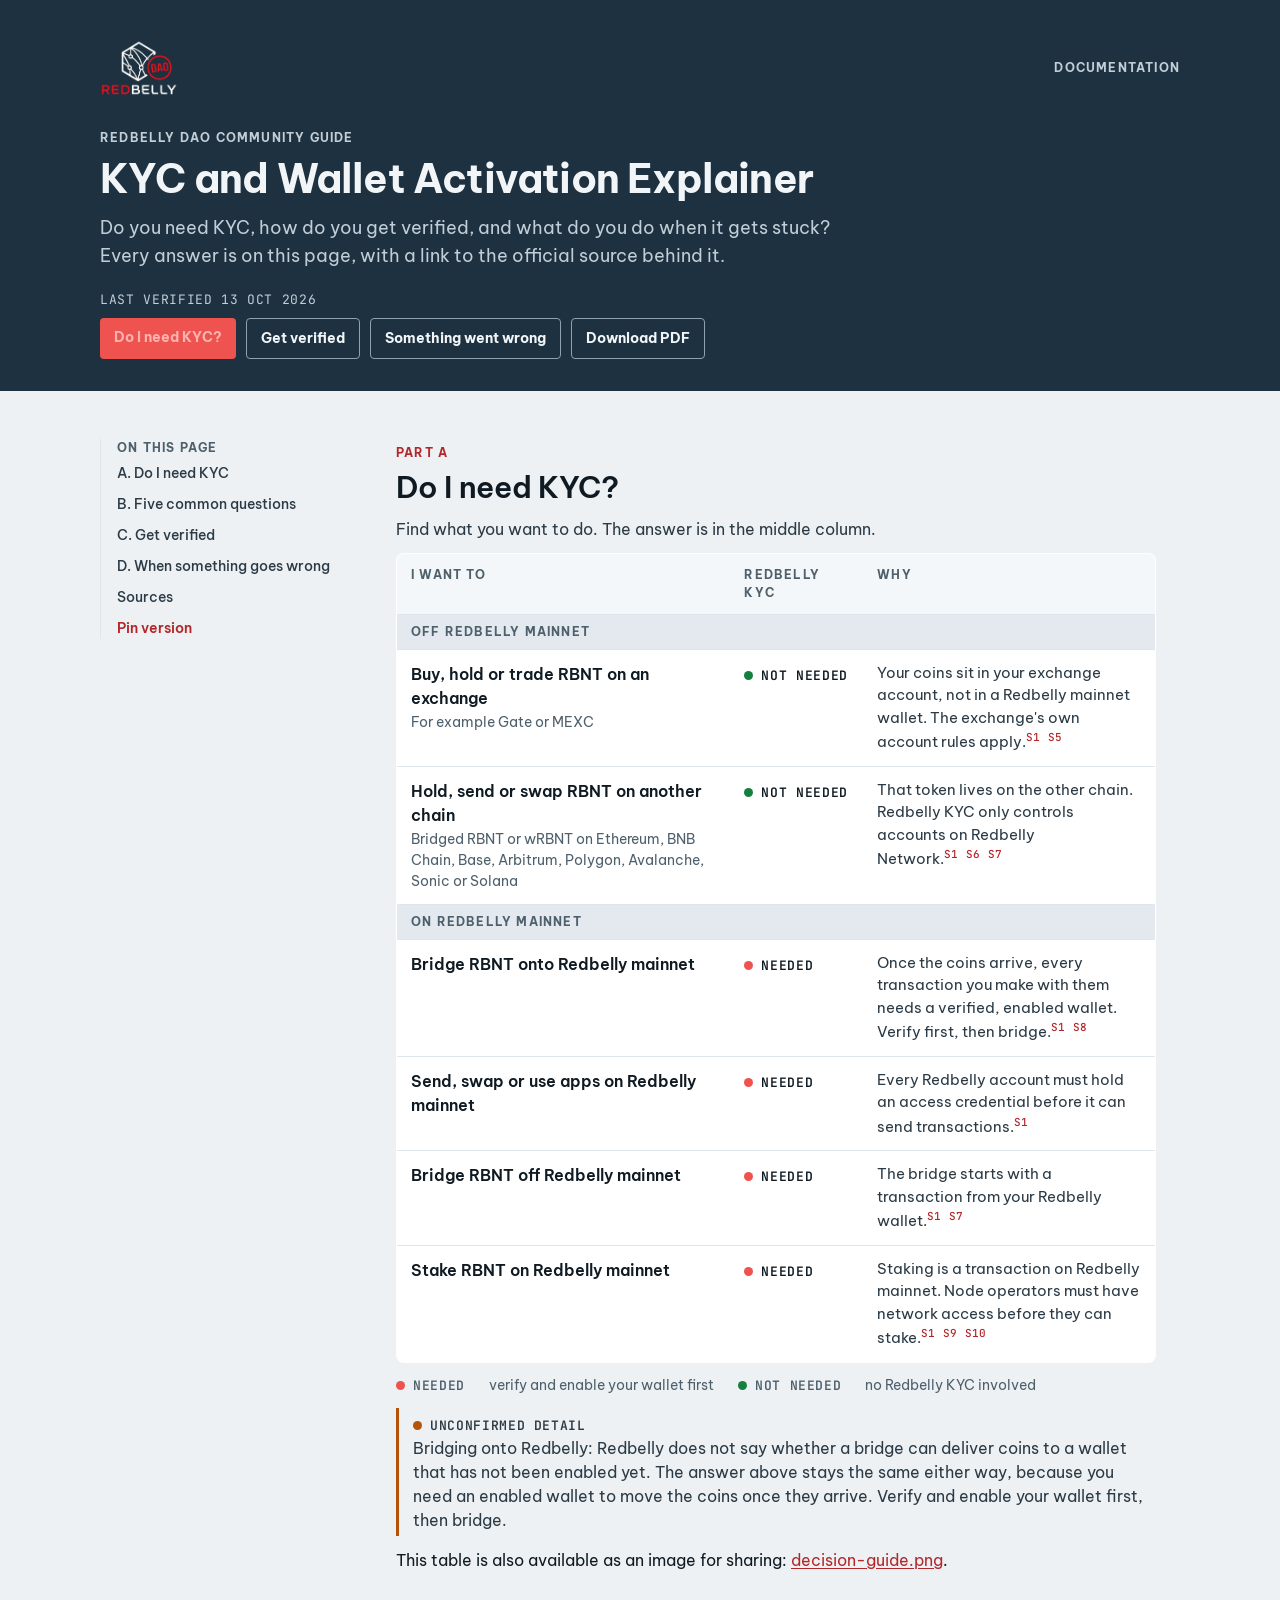
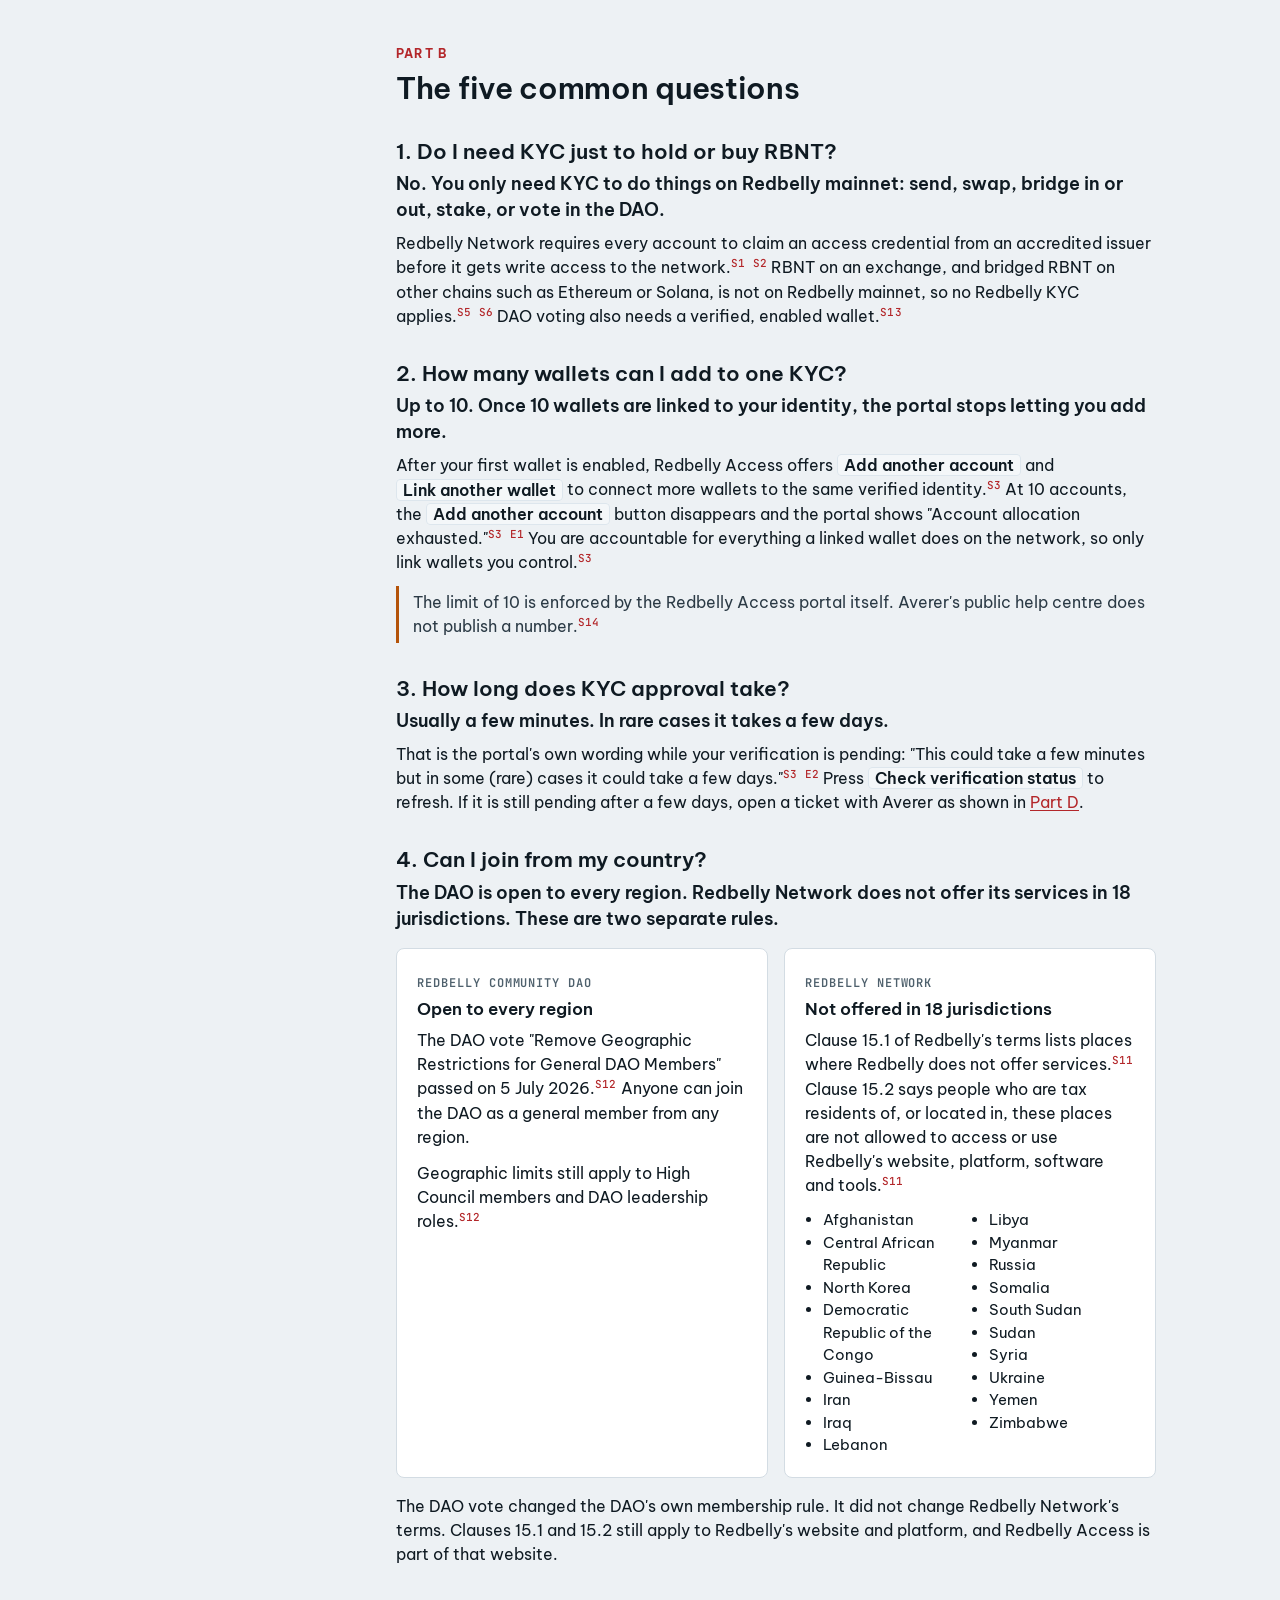
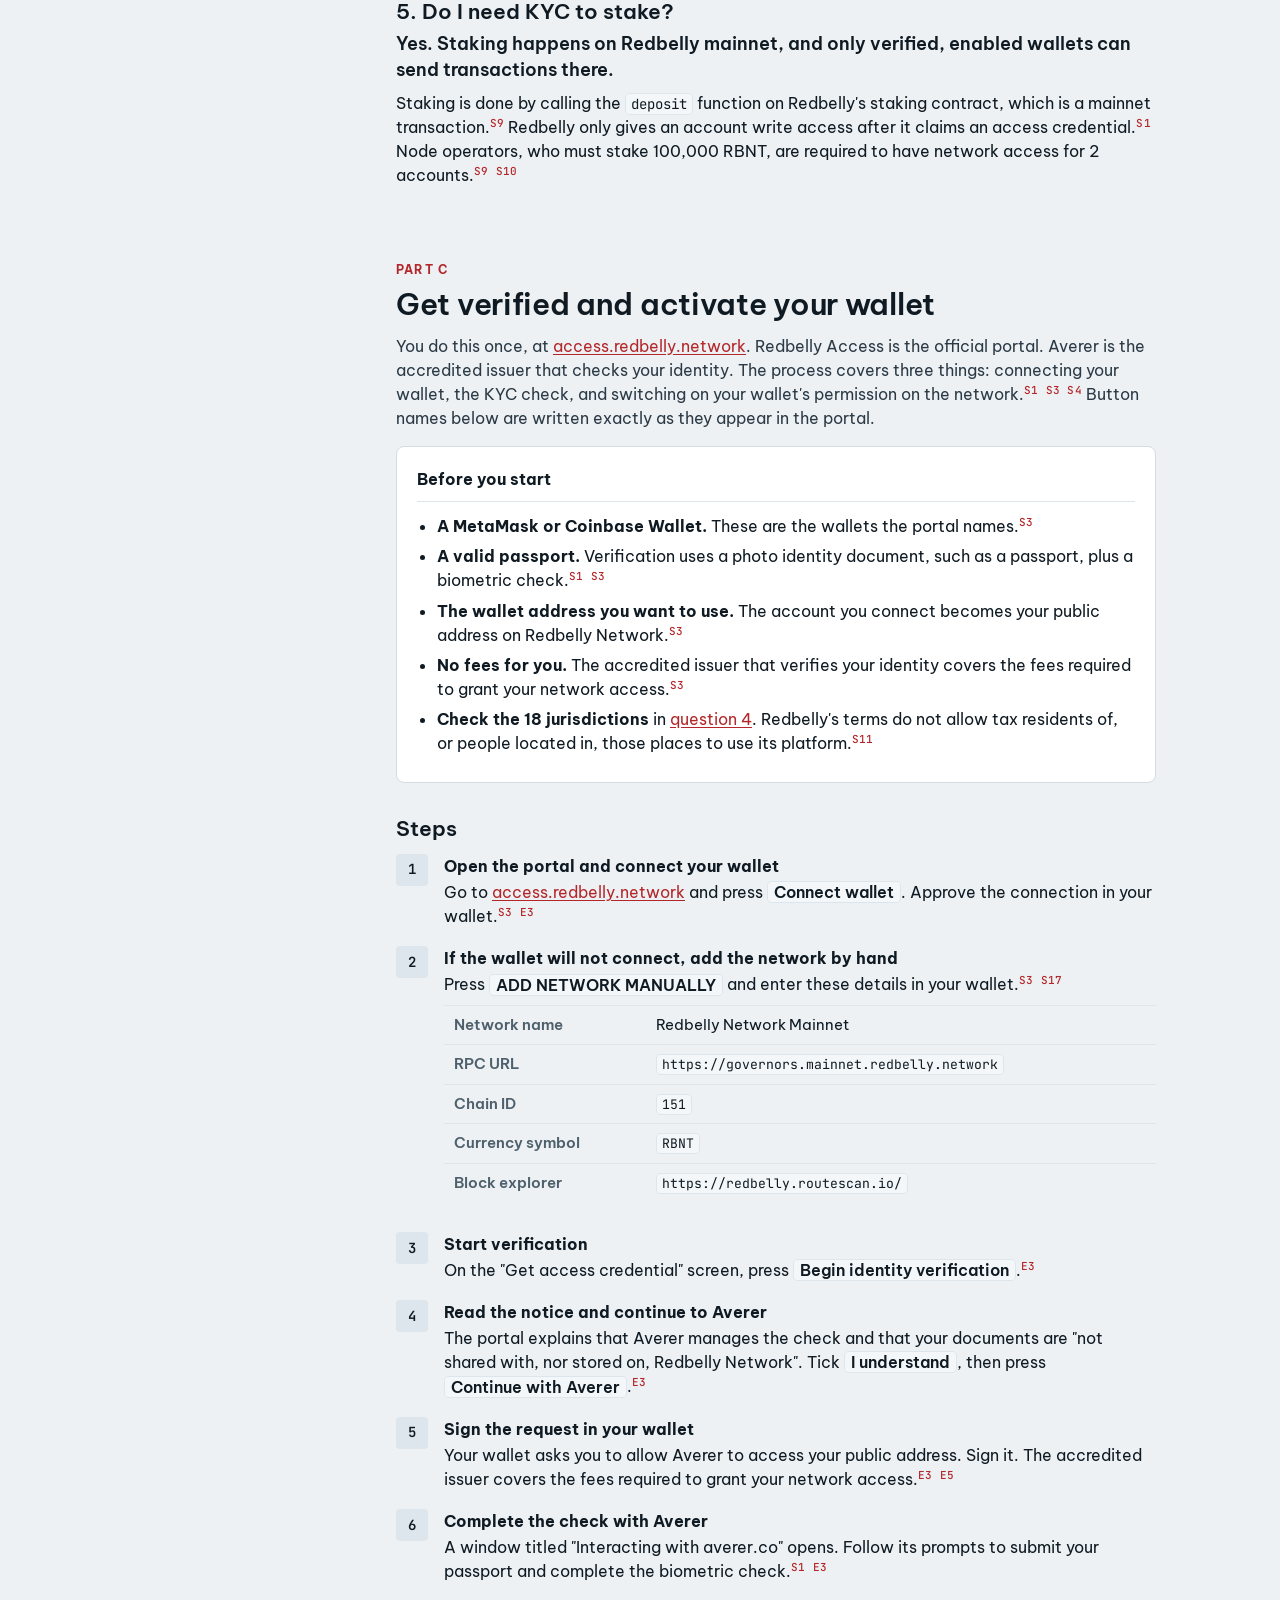
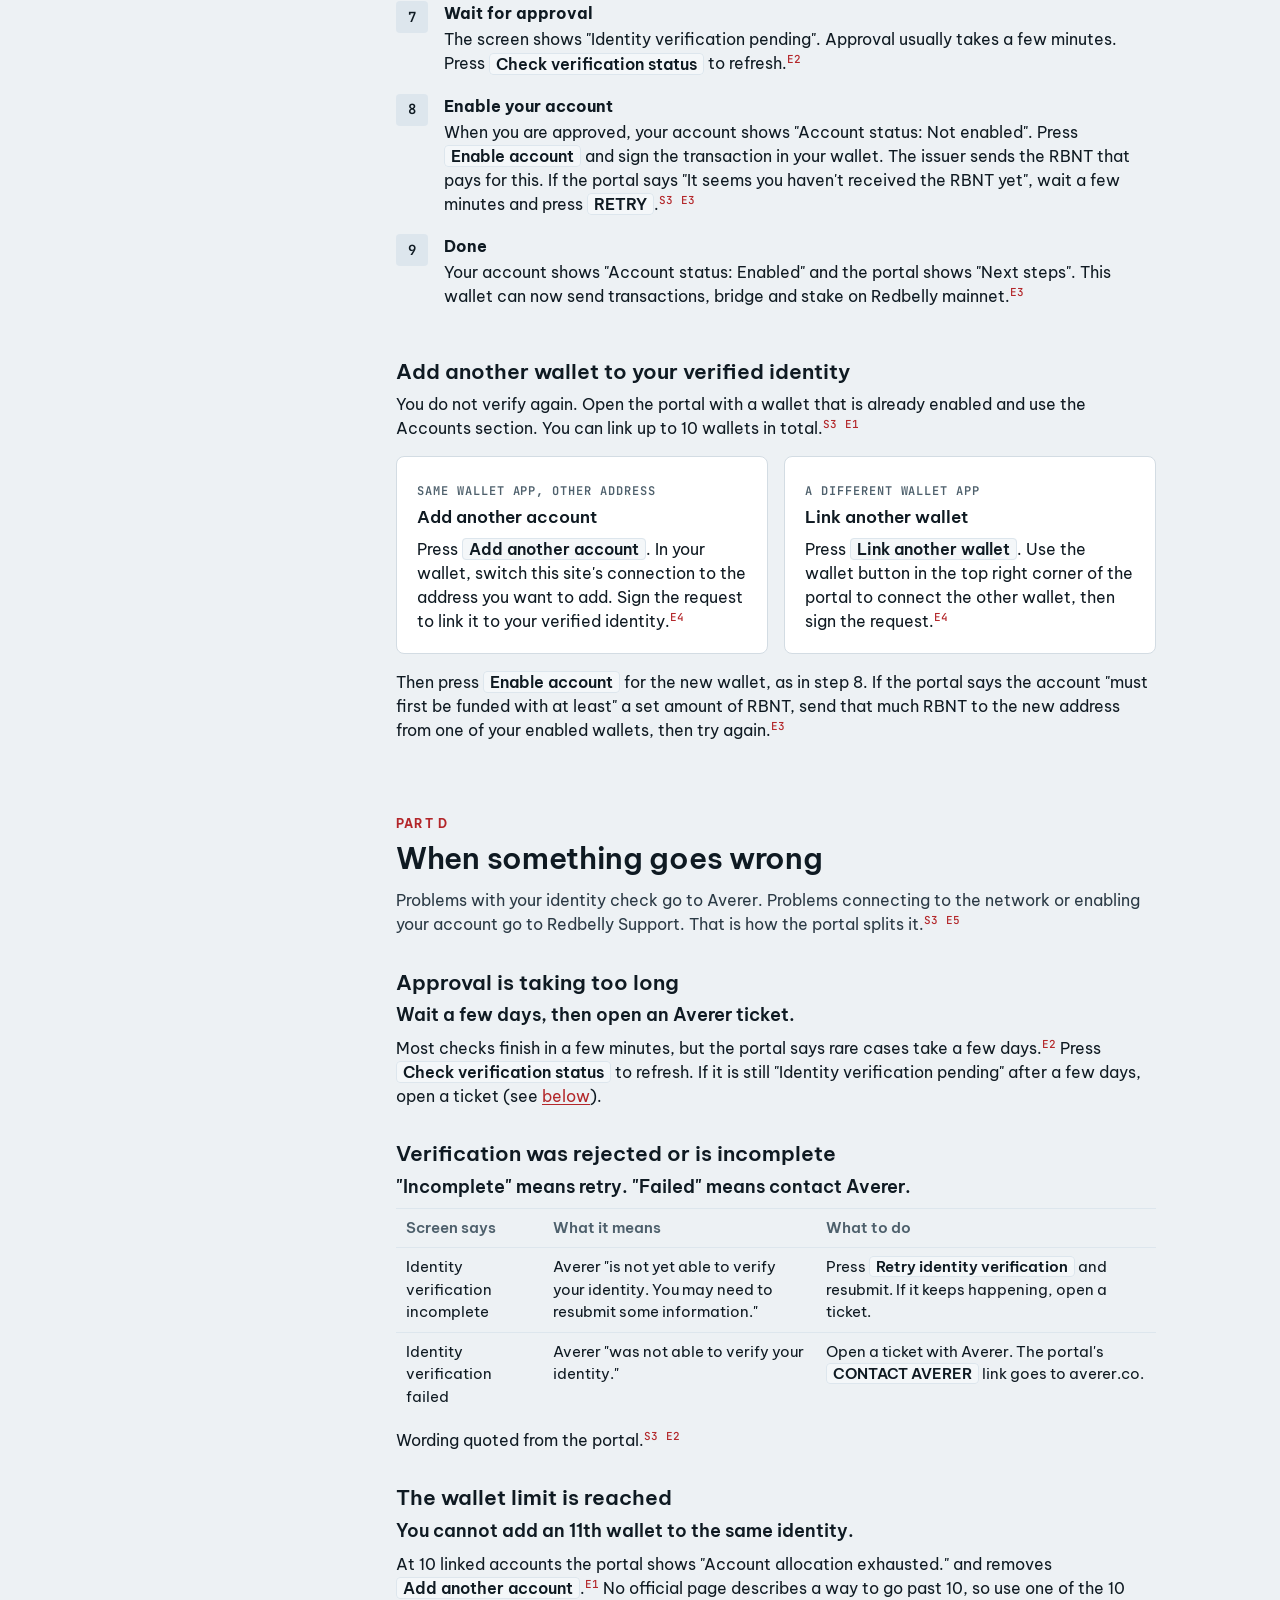
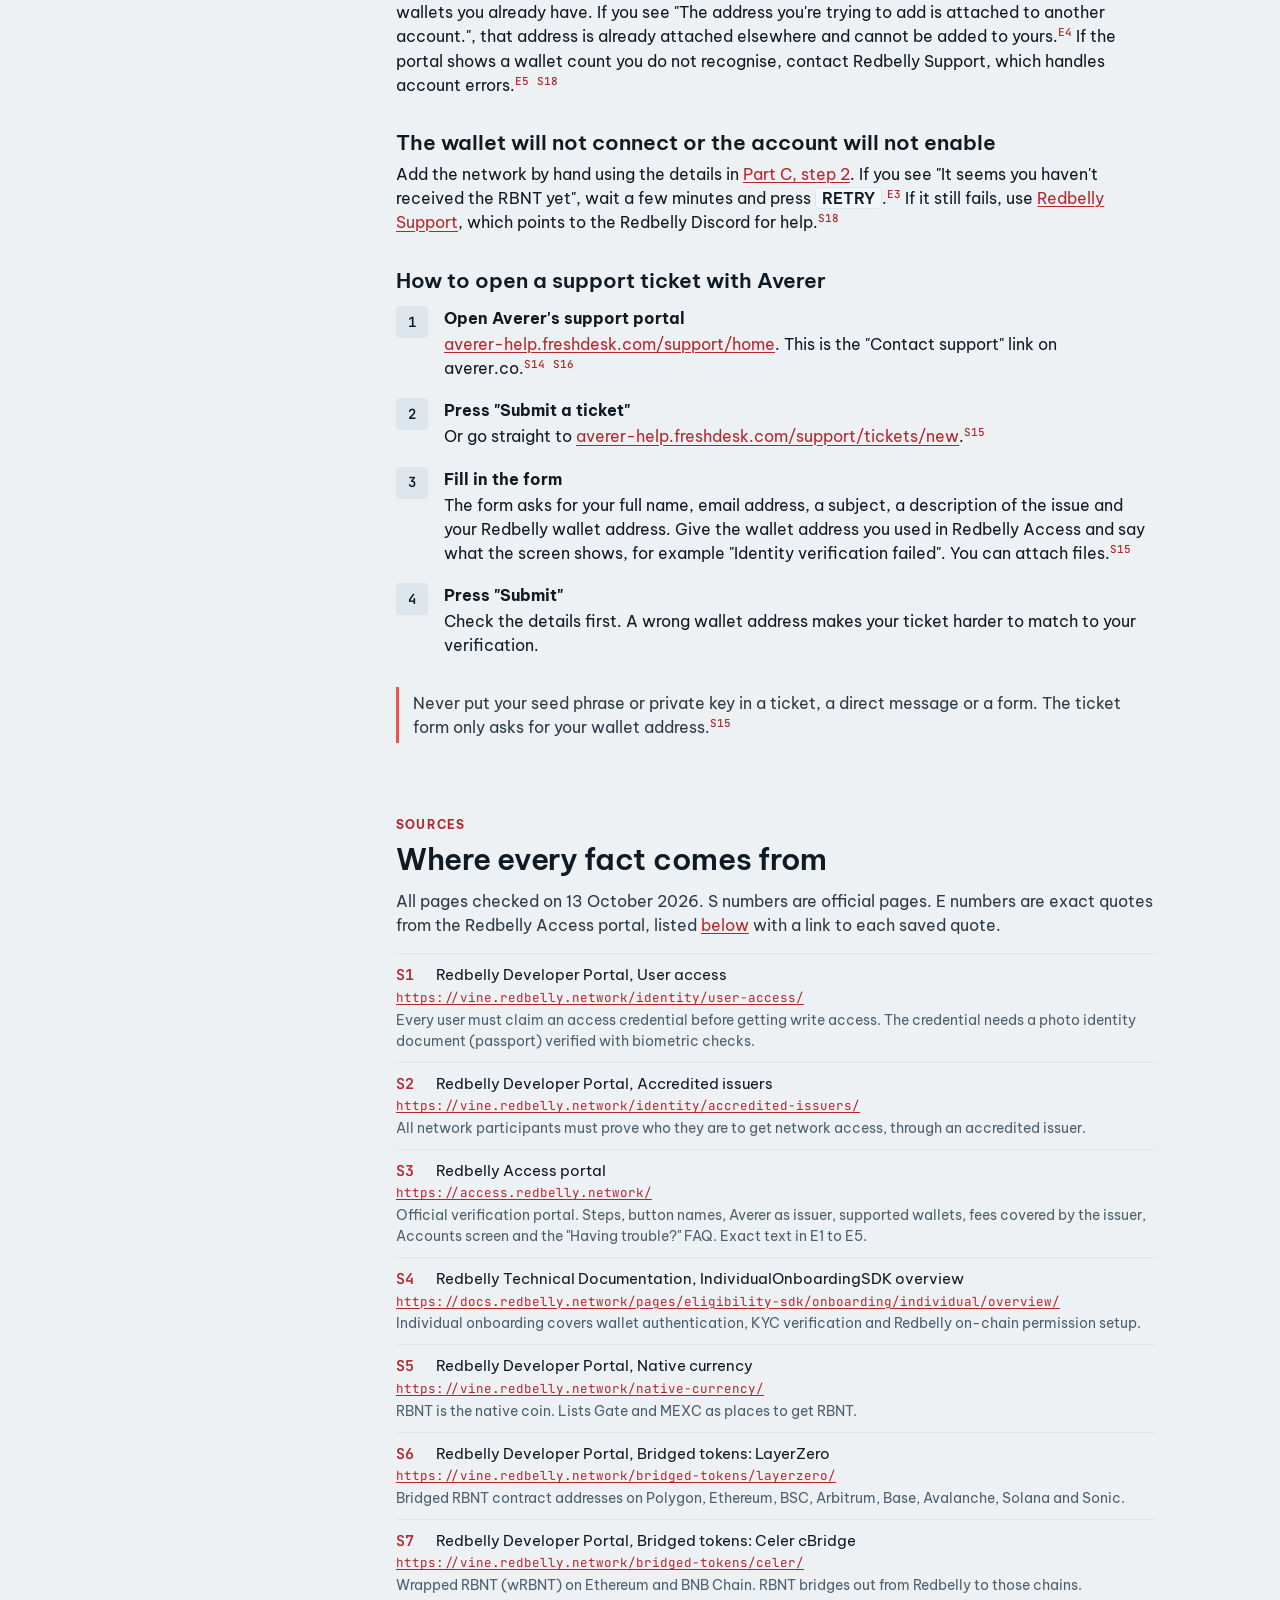
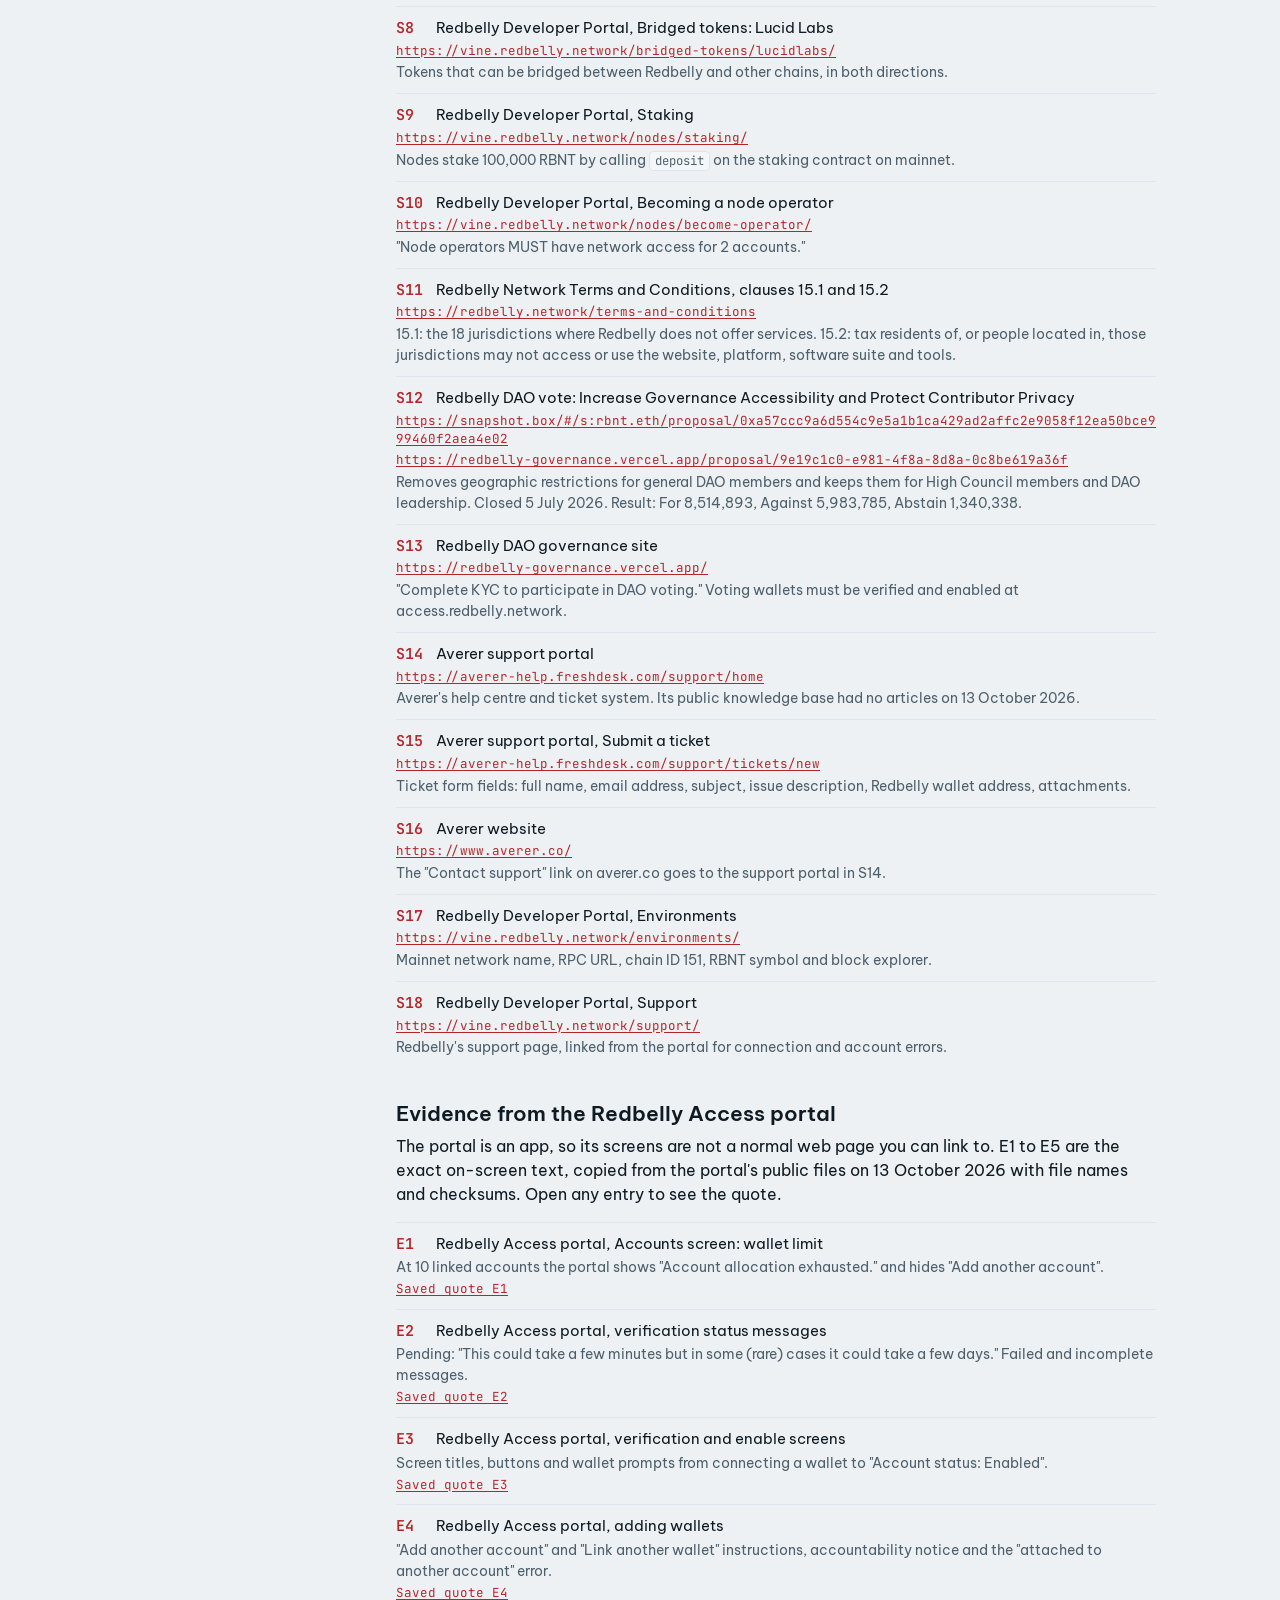
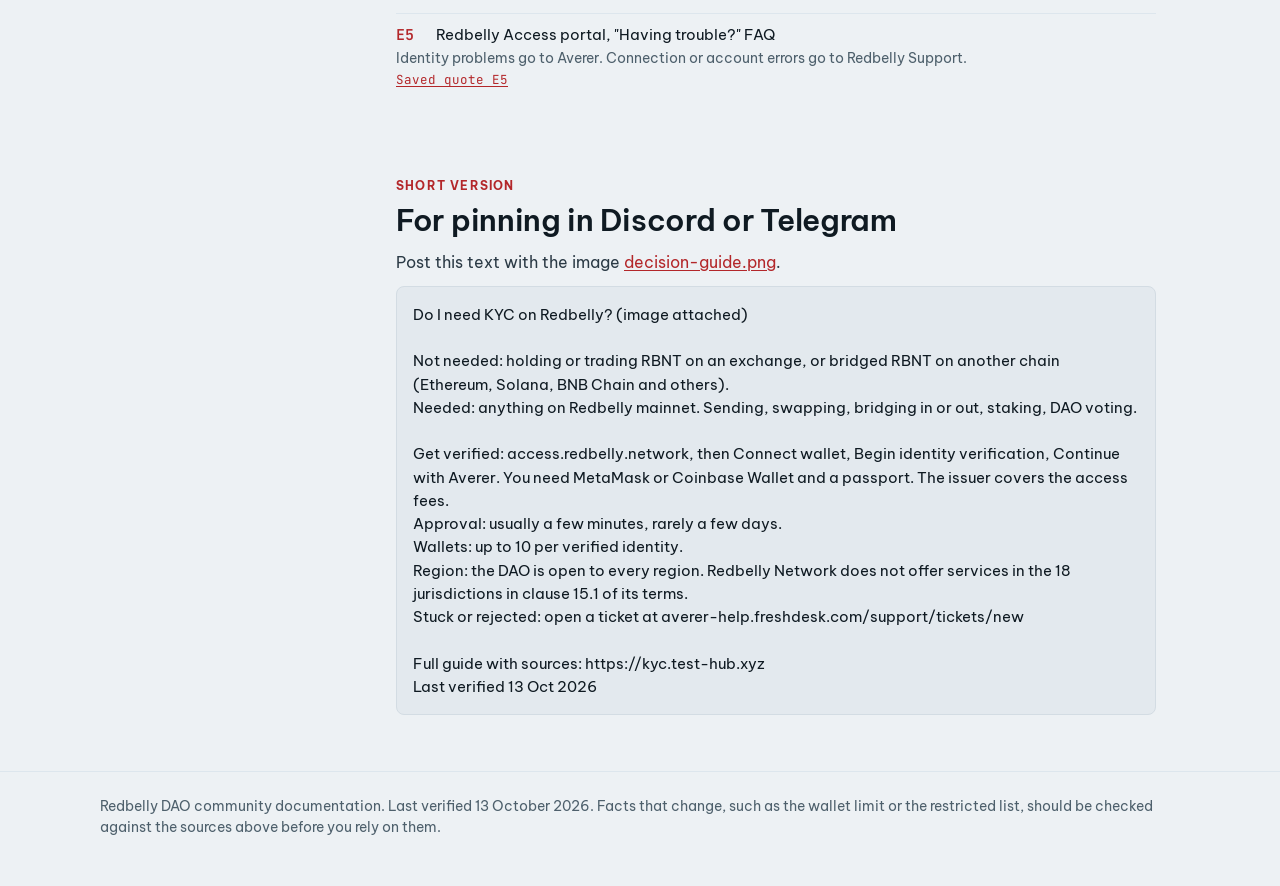
<file: docs/index.html>
<!doctype html>
<html lang="en">
<head>
<meta charset="utf-8">
<meta name="viewport" content="width=device-width, initial-scale=1">
<title>Redbelly KYC Explainer</title>
<meta name="description" content="Do you need KYC on Redbelly? A plain answer, the five common questions, how to get verified with Redbelly Access and Averer, and what to do when something goes wrong.">
<meta property="og:title" content="Redbelly KYC Explainer">
<meta property="og:description" content="Do you need KYC on Redbelly? Plain answers, step by step verification, and fixes for common problems.">
<meta property="og:image" content="https://kyc.test-hub.xyz/img/decision-guide.png">
<meta property="og:url" content="https://kyc.test-hub.xyz/">
<link rel="icon" href="img/dao-logo-on-light.png">
<link rel="stylesheet" href="style.css">
</head>
<body>

<header class="hero">
  <div class="wrap wide">
    <div class="hero-top">
      <img src="img/dao-logo-on-dark.png" alt="Redbelly DAO">
      <span class="label-caps">Documentation</span>
    </div>
    <span class="label-caps">Redbelly DAO community guide</span>
    <h1>KYC and Wallet Activation Explainer</h1>
    <p>Do you need KYC, how do you get verified, and what do you do when it gets stuck? Every answer is on this page, with a link to the official source behind it.</p>
    <span class="verified">LAST VERIFIED 13 OCT 2026</span>
    <div class="actions">
      <a class="btn" href="#part-a">Do I need KYC?</a>
      <a class="btn ghost" href="#part-c">Get verified</a>
      <a class="btn ghost" href="#part-d">Something went wrong</a>
      <a class="btn ghost" href="KYC-and-Wallet-Activation-Explainer.pdf">Download PDF</a>
    </div>
  </div>
</header>

<div class="page">
<nav class="toc" aria-label="Contents">
  <div>
    <span class="label-caps toc-title">On this page</span>
    <ul>
      <li><a href="#part-a">A. Do I need KYC</a></li>
      <li><a href="#part-b">B. Five common questions</a></li>
      <li><a href="#part-c">C. Get verified</a></li>
      <li><a href="#part-d">D. When something goes wrong</a></li>
      <li><a href="#sources">Sources</a></li>
      <li><a href="#pin">Pin version</a></li>
    </ul>
  </div>
</nav>

<main class="content">

<!-- ============================ PART A ============================ -->
<section id="part-a">
  <span class="label-caps part-tag">Part A</span>
  <h2>Do I need KYC?</h2>
  <p class="lead">Find what you want to do. The answer is in the middle column.</p>

  <table class="decision" id="decision-table">
    <thead>
      <tr><th>I want to</th><th>Redbelly KYC</th><th>Why</th></tr>
    </thead>
    <tbody>
      <tr class="group"><td colspan="3">Off Redbelly mainnet</td></tr>
      <tr>
        <td class="what">Buy, hold or trade RBNT on an exchange<span class="where">For example Gate or MEXC</span></td>
        <td><span class="status not-needed">NOT NEEDED</span></td>
        <td class="why">Your coins sit in your exchange account, not in a Redbelly mainnet wallet. The exchange's own account rules apply.<sup class="src"><a href="#s1">S1</a> <a href="#s5">S5</a></sup></td>
      </tr>
      <tr>
        <td class="what">Hold, send or swap RBNT on another chain<span class="where">Bridged RBNT or wRBNT on Ethereum, BNB Chain, Base, Arbitrum, Polygon, Avalanche, Sonic or Solana</span></td>
        <td><span class="status not-needed">NOT NEEDED</span></td>
        <td class="why">That token lives on the other chain. Redbelly KYC only controls accounts on Redbelly Network.<sup class="src"><a href="#s1">S1</a> <a href="#s6">S6</a> <a href="#s7">S7</a></sup></td>
      </tr>
      <tr class="group"><td colspan="3">On Redbelly mainnet</td></tr>
      <tr>
        <td class="what">Bridge RBNT onto Redbelly mainnet</td>
        <td><span class="status needed">NEEDED</span></td>
        <td class="why">Once the coins arrive, every transaction you make with them needs a verified, enabled wallet. Verify first, then bridge.<sup class="src"><a href="#s1">S1</a> <a href="#s8">S8</a></sup></td>
      </tr>
      <tr>
        <td class="what">Send, swap or use apps on Redbelly mainnet</td>
        <td><span class="status needed">NEEDED</span></td>
        <td class="why">Every Redbelly account must hold an access credential before it can send transactions.<sup class="src"><a href="#s1">S1</a></sup></td>
      </tr>
      <tr>
        <td class="what">Bridge RBNT off Redbelly mainnet</td>
        <td><span class="status needed">NEEDED</span></td>
        <td class="why">The bridge starts with a transaction from your Redbelly wallet.<sup class="src"><a href="#s1">S1</a> <a href="#s7">S7</a></sup></td>
      </tr>
      <tr>
        <td class="what">Stake RBNT on Redbelly mainnet</td>
        <td><span class="status needed">NEEDED</span></td>
        <td class="why">Staking is a transaction on Redbelly mainnet. Node operators must have network access before they can stake.<sup class="src"><a href="#s1">S1</a> <a href="#s9">S9</a> <a href="#s10">S10</a></sup></td>
      </tr>
    </tbody>
  </table>
  <div class="legend">
    <span class="status needed">NEEDED</span><span>verify and enable your wallet first</span>
    <span class="status not-needed">NOT NEEDED</span><span>no Redbelly KYC involved</span>
  </div>
  <p class="note"><span class="status unconfirmed">UNCONFIRMED DETAIL</span><br>Bridging onto Redbelly: Redbelly does not say whether a bridge can deliver coins to a wallet that has not been enabled yet. The answer above stays the same either way, because you need an enabled wallet to move the coins once they arrive. Verify and enable your wallet first, then bridge.</p>
  <p class="no-print">This table is also available as an image for sharing: <a href="img/decision-guide.png">decision-guide.png</a>.</p>
</section>

<!-- ============================ PART B ============================ -->
<section id="part-b">
  <span class="label-caps part-tag">Part B</span>
  <h2>The five common questions</h2>

  <h3 id="q1">1. Do I need KYC just to hold or buy RBNT?</h3>
  <p class="answer">No. You only need KYC to do things on Redbelly mainnet: send, swap, bridge in or out, stake, or vote in the DAO.</p>
  <p>Redbelly Network requires every account to claim an access credential from an accredited issuer before it gets write access to the network.<sup class="src"><a href="#s1">S1</a> <a href="#s2">S2</a></sup> RBNT on an exchange, and bridged RBNT on other chains such as Ethereum or Solana, is not on Redbelly mainnet, so no Redbelly KYC applies.<sup class="src"><a href="#s5">S5</a> <a href="#s6">S6</a></sup> DAO voting also needs a verified, enabled wallet.<sup class="src"><a href="#s13">S13</a></sup></p>

  <h3 id="q2">2. How many wallets can I add to one KYC?</h3>
  <p class="answer">Up to 10. Once 10 wallets are linked to your identity, the portal stops letting you add more.</p>
  <p>After your first wallet is enabled, Redbelly Access offers <span class="ui">Add another account</span> and <span class="ui">Link another wallet</span> to connect more wallets to the same verified identity.<sup class="src"><a href="#s3">S3</a></sup> At 10 accounts, the <span class="ui">Add another account</span> button disappears and the portal shows "Account allocation exhausted."<sup class="src"><a href="#s3">S3</a> <a href="#e1">E1</a></sup> You are accountable for everything a linked wallet does on the network, so only link wallets you control.<sup class="src"><a href="#s3">S3</a></sup></p>
  <p class="note">The limit of 10 is enforced by the Redbelly Access portal itself. Averer's public help centre does not publish a number.<sup class="src"><a href="#s14">S14</a></sup></p>

  <h3 id="q3">3. How long does KYC approval take?</h3>
  <p class="answer">Usually a few minutes. In rare cases it takes a few days.</p>
  <p>That is the portal's own wording while your verification is pending: "This could take a few minutes but in some (rare) cases it could take a few days."<sup class="src"><a href="#s3">S3</a> <a href="#e2">E2</a></sup> Press <span class="ui">Check verification status</span> to refresh. If it is still pending after a few days, open a ticket with Averer as shown in <a href="#d-slow">Part D</a>.</p>

  <h3 id="q4">4. Can I join from my country?</h3>
  <p class="answer">The DAO is open to every region. Redbelly Network does not offer its services in 18 jurisdictions. These are two separate rules.</p>
  <div class="split">
    <div class="card">
      <span class="who">Redbelly Community DAO</span>
      <h4>Open to every region</h4>
      <p>The DAO vote "Remove Geographic Restrictions for General DAO Members" passed on 5 July 2026.<sup class="src"><a href="#s12">S12</a></sup> Anyone can join the DAO as a general member from any region.</p>
      <p>Geographic limits still apply to High Council members and DAO leadership roles.<sup class="src"><a href="#s12">S12</a></sup></p>
    </div>
    <div class="card">
      <span class="who">Redbelly Network</span>
      <h4>Not offered in 18 jurisdictions</h4>
      <p>Clause 15.1 of Redbelly's terms lists places where Redbelly does not offer services.<sup class="src"><a href="#s11">S11</a></sup> Clause 15.2 says people who are tax residents of, or located in, these places are not allowed to access or use Redbelly's website, platform, software and tools.<sup class="src"><a href="#s11">S11</a></sup></p>
      <ul class="countries">
        <li>Afghanistan</li><li>Central African Republic</li><li>North Korea</li><li>Democratic Republic of the Congo</li><li>Guinea-Bissau</li><li>Iran</li><li>Iraq</li><li>Lebanon</li><li>Libya</li><li>Myanmar</li><li>Russia</li><li>Somalia</li><li>South Sudan</li><li>Sudan</li><li>Syria</li><li>Ukraine</li><li>Yemen</li><li>Zimbabwe</li>
      </ul>
    </div>
  </div>
  <p>The DAO vote changed the DAO's own membership rule. It did not change Redbelly Network's terms. Clauses 15.1 and 15.2 still apply to Redbelly's website and platform, and Redbelly Access is part of that website.</p>

  <h3 id="q5">5. Do I need KYC to stake?</h3>
  <p class="answer">Yes. Staking happens on Redbelly mainnet, and only verified, enabled wallets can send transactions there.</p>
  <p>Staking is done by calling the <code>deposit</code> function on Redbelly's staking contract, which is a mainnet transaction.<sup class="src"><a href="#s9">S9</a></sup> Redbelly only gives an account write access after it claims an access credential.<sup class="src"><a href="#s1">S1</a></sup> Node operators, who must stake 100,000 RBNT, are required to have network access for 2 accounts.<sup class="src"><a href="#s9">S9</a> <a href="#s10">S10</a></sup></p>
</section>

<!-- ============================ PART C ============================ -->
<section id="part-c" class="page-break">
  <span class="label-caps part-tag">Part C</span>
  <h2>Get verified and activate your wallet</h2>
  <p class="lead">You do this once, at <a href="https://access.redbelly.network/">access.redbelly.network</a>. Redbelly Access is the official portal. Averer is the accredited issuer that checks your identity. The process covers three things: connecting your wallet, the KYC check, and switching on your wallet's permission on the network.<sup class="src"><a href="#s1">S1</a> <a href="#s3">S3</a> <a href="#s4">S4</a></sup> Button names below are written exactly as they appear in the portal.</p>

  <div class="card">
    <div class="card-head"><strong>Before you start</strong></div>
    <ul class="check">
      <li><strong>A MetaMask or Coinbase Wallet.</strong> These are the wallets the portal names.<sup class="src"><a href="#s3">S3</a></sup></li>
      <li><strong>A valid passport.</strong> Verification uses a photo identity document, such as a passport, plus a biometric check.<sup class="src"><a href="#s1">S1</a> <a href="#s3">S3</a></sup></li>
      <li><strong>The wallet address you want to use.</strong> The account you connect becomes your public address on Redbelly Network.<sup class="src"><a href="#s3">S3</a></sup></li>
      <li><strong>No fees for you.</strong> The accredited issuer that verifies your identity covers the fees required to grant your network access.<sup class="src"><a href="#s3">S3</a></sup></li>
      <li><strong>Check the 18 jurisdictions</strong> in <a href="#q4">question 4</a>. Redbelly's terms do not allow tax residents of, or people located in, those places to use its platform.<sup class="src"><a href="#s11">S11</a></sup></li>
    </ul>
  </div>

  <h3>Steps</h3>
  <ol class="steps">
    <li><strong>Open the portal and connect your wallet</strong>Go to <a href="https://access.redbelly.network/">access.redbelly.network</a> and press <span class="ui">Connect wallet</span>. Approve the connection in your wallet.<sup class="src"><a href="#s3">S3</a> <a href="#e3">E3</a></sup></li>
    <li><strong>If the wallet will not connect, add the network by hand</strong>Press <span class="ui">ADD NETWORK MANUALLY</span> and enter these details in your wallet.<sup class="src"><a href="#s3">S3</a> <a href="#s17">S17</a></sup>
      <table class="plain">
        <tr><th>Network name</th><td>Redbelly Network Mainnet</td></tr>
        <tr><th>RPC URL</th><td><code>https://governors.mainnet.redbelly.network</code></td></tr>
        <tr><th>Chain ID</th><td><code>151</code></td></tr>
        <tr><th>Currency symbol</th><td><code>RBNT</code></td></tr>
        <tr><th>Block explorer</th><td><code>https://redbelly.routescan.io/</code></td></tr>
      </table>
    </li>
    <li><strong>Start verification</strong>On the "Get access credential" screen, press <span class="ui">Begin identity verification</span>.<sup class="src"><a href="#e3">E3</a></sup></li>
    <li><strong>Read the notice and continue to Averer</strong>The portal explains that Averer manages the check and that your documents are "not shared with, nor stored on, Redbelly Network". Tick <span class="ui">I understand</span>, then press <span class="ui">Continue with Averer</span>.<sup class="src"><a href="#e3">E3</a></sup></li>
    <li><strong>Sign the request in your wallet</strong>Your wallet asks you to allow Averer to access your public address. Sign it. The accredited issuer covers the fees required to grant your network access.<sup class="src"><a href="#e3">E3</a> <a href="#e5">E5</a></sup></li>
    <li><strong>Complete the check with Averer</strong>A window titled "Interacting with averer.co" opens. Follow its prompts to submit your passport and complete the biometric check.<sup class="src"><a href="#s1">S1</a> <a href="#e3">E3</a></sup></li>
    <li><strong>Wait for approval</strong>The screen shows "Identity verification pending". Approval usually takes a few minutes. Press <span class="ui">Check verification status</span> to refresh.<sup class="src"><a href="#e2">E2</a></sup></li>
    <li><strong>Enable your account</strong>When you are approved, your account shows "Account status: Not enabled". Press <span class="ui">Enable account</span> and sign the transaction in your wallet. The issuer sends the RBNT that pays for this. If the portal says "It seems you haven't received the RBNT yet", wait a few minutes and press <span class="ui">RETRY</span>.<sup class="src"><a href="#s3">S3</a> <a href="#e3">E3</a></sup></li>
    <li><strong>Done</strong>Your account shows "Account status: Enabled" and the portal shows "Next steps". This wallet can now send transactions, bridge and stake on Redbelly mainnet.<sup class="src"><a href="#e3">E3</a></sup></li>
  </ol>

  <h3 id="c-add">Add another wallet to your verified identity</h3>
  <p>You do not verify again. Open the portal with a wallet that is already enabled and use the Accounts section. You can link up to 10 wallets in total.<sup class="src"><a href="#s3">S3</a> <a href="#e1">E1</a></sup></p>
  <div class="split">
    <div class="card">
      <span class="who">Same wallet app, other address</span>
      <h4>Add another account</h4>
      <p>Press <span class="ui">Add another account</span>. In your wallet, switch this site's connection to the address you want to add. Sign the request to link it to your verified identity.<sup class="src"><a href="#e4">E4</a></sup></p>
    </div>
    <div class="card">
      <span class="who">A different wallet app</span>
      <h4>Link another wallet</h4>
      <p>Press <span class="ui">Link another wallet</span>. Use the wallet button in the top right corner of the portal to connect the other wallet, then sign the request.<sup class="src"><a href="#e4">E4</a></sup></p>
    </div>
  </div>
  <p>Then press <span class="ui">Enable account</span> for the new wallet, as in step 8. If the portal says the account "must first be funded with at least" a set amount of RBNT, send that much RBNT to the new address from one of your enabled wallets, then try again.<sup class="src"><a href="#e3">E3</a></sup></p>
</section>

<!-- ============================ PART D ============================ -->
<section id="part-d">
  <span class="label-caps part-tag">Part D</span>
  <h2>When something goes wrong</h2>
  <p class="lead">Problems with your identity check go to Averer. Problems connecting to the network or enabling your account go to Redbelly Support. That is how the portal splits it.<sup class="src"><a href="#s3">S3</a> <a href="#e5">E5</a></sup></p>

  <h3 id="d-slow">Approval is taking too long</h3>
  <p class="answer">Wait a few days, then open an Averer ticket.</p>
  <p>Most checks finish in a few minutes, but the portal says rare cases take a few days.<sup class="src"><a href="#e2">E2</a></sup> Press <span class="ui">Check verification status</span> to refresh. If it is still "Identity verification pending" after a few days, open a ticket (see <a href="#d-ticket">below</a>).</p>

  <h3 id="d-rejected">Verification was rejected or is incomplete</h3>
  <p class="answer">"Incomplete" means retry. "Failed" means contact Averer.</p>
  <table class="plain">
    <tr><th>Screen says</th><th>What it means</th><th>What to do</th></tr>
    <tr><td>Identity verification incomplete</td><td>Averer "is not yet able to verify your identity. You may need to resubmit some information."</td><td>Press <span class="ui">Retry identity verification</span> and resubmit. If it keeps happening, open a ticket.</td></tr>
    <tr><td>Identity verification failed</td><td>Averer "was not able to verify your identity."</td><td>Open a ticket with Averer. The portal's <span class="ui">CONTACT AVERER</span> link goes to averer.co.</td></tr>
  </table>
  <p>Wording quoted from the portal.<sup class="src"><a href="#s3">S3</a> <a href="#e2">E2</a></sup></p>

  <h3 id="d-limit">The wallet limit is reached</h3>
  <p class="answer">You cannot add an 11th wallet to the same identity.</p>
  <p>At 10 linked accounts the portal shows "Account allocation exhausted." and removes <span class="ui">Add another account</span>.<sup class="src"><a href="#e1">E1</a></sup> No official page describes a way to go past 10, so use one of the 10 wallets you already have. If you see "The address you're trying to add is attached to another account.", that address is already attached elsewhere and cannot be added to yours.<sup class="src"><a href="#e4">E4</a></sup> If the portal shows a wallet count you do not recognise, contact Redbelly Support, which handles account errors.<sup class="src"><a href="#e5">E5</a> <a href="#s18">S18</a></sup></p>

  <h3 id="d-network">The wallet will not connect or the account will not enable</h3>
  <p>Add the network by hand using the details in <a href="#part-c">Part C, step 2</a>. If you see "It seems you haven't received the RBNT yet", wait a few minutes and press <span class="ui">RETRY</span>.<sup class="src"><a href="#e3">E3</a></sup> If it still fails, use <a href="https://vine.redbelly.network/support/">Redbelly Support</a>, which points to the Redbelly Discord for help.<sup class="src"><a href="#s18">S18</a></sup></p>

  <h3 id="d-ticket">How to open a support ticket with Averer</h3>
  <ol class="steps">
    <li><strong>Open Averer's support portal</strong><a href="https://averer-help.freshdesk.com/support/home">averer-help.freshdesk.com/support/home</a>. This is the "Contact support" link on averer.co.<sup class="src"><a href="#s14">S14</a> <a href="#s16">S16</a></sup></li>
    <li><strong>Press "Submit a ticket"</strong>Or go straight to <a href="https://averer-help.freshdesk.com/support/tickets/new">averer-help.freshdesk.com/support/tickets/new</a>.<sup class="src"><a href="#s15">S15</a></sup></li>
    <li><strong>Fill in the form</strong>The form asks for your full name, email address, a subject, a description of the issue and your Redbelly wallet address. Give the wallet address you used in Redbelly Access and say what the screen shows, for example "Identity verification failed". You can attach files.<sup class="src"><a href="#s15">S15</a></sup></li>
    <li><strong>Press "Submit"</strong>Check the details first. A wrong wallet address makes your ticket harder to match to your verification.</li>
  </ol>
  <p class="note red">Never put your seed phrase or private key in a ticket, a direct message or a form. The ticket form only asks for your wallet address.<sup class="src"><a href="#s15">S15</a></sup></p>
</section>

<!-- ============================ SOURCES ============================ -->
<section id="sources" class="page-break">
  <span class="label-caps part-tag">Sources</span>
  <h2>Where every fact comes from</h2>
  <p class="lead">All pages checked on 13 October 2026. S numbers are official pages. E numbers are exact quotes from the Redbelly Access portal, listed <a href="#evidence">below</a> with a link to each saved quote.</p>
  <ul class="sources">
    <li id="s1"><span class="id">S1</span>Redbelly Developer Portal, User access<span class="url"><a href="https://vine.redbelly.network/identity/user-access/">https://vine.redbelly.network/identity/user-access/</a></span><span class="backs">Every user must claim an access credential before getting write access. The credential needs a photo identity document (passport) verified with biometric checks.</span></li>
    <li id="s2"><span class="id">S2</span>Redbelly Developer Portal, Accredited issuers<span class="url"><a href="https://vine.redbelly.network/identity/accredited-issuers/">https://vine.redbelly.network/identity/accredited-issuers/</a></span><span class="backs">All network participants must prove who they are to get network access, through an accredited issuer.</span></li>
    <li id="s3"><span class="id">S3</span>Redbelly Access portal<span class="url"><a href="https://access.redbelly.network/">https://access.redbelly.network/</a></span><span class="backs">Official verification portal. Steps, button names, Averer as issuer, supported wallets, fees covered by the issuer, Accounts screen and the "Having trouble?" FAQ. Exact text in E1 to E5.</span></li>
    <li id="s4"><span class="id">S4</span>Redbelly Technical Documentation, IndividualOnboardingSDK overview<span class="url"><a href="https://docs.redbelly.network/pages/eligibility-sdk/onboarding/individual/overview/">https://docs.redbelly.network/pages/eligibility-sdk/onboarding/individual/overview/</a></span><span class="backs">Individual onboarding covers wallet authentication, KYC verification and Redbelly on-chain permission setup.</span></li>
    <li id="s5"><span class="id">S5</span>Redbelly Developer Portal, Native currency<span class="url"><a href="https://vine.redbelly.network/native-currency/">https://vine.redbelly.network/native-currency/</a></span><span class="backs">RBNT is the native coin. Lists Gate and MEXC as places to get RBNT.</span></li>
    <li id="s6"><span class="id">S6</span>Redbelly Developer Portal, Bridged tokens: LayerZero<span class="url"><a href="https://vine.redbelly.network/bridged-tokens/layerzero/">https://vine.redbelly.network/bridged-tokens/layerzero/</a></span><span class="backs">Bridged RBNT contract addresses on Polygon, Ethereum, BSC, Arbitrum, Base, Avalanche, Solana and Sonic.</span></li>
    <li id="s7"><span class="id">S7</span>Redbelly Developer Portal, Bridged tokens: Celer cBridge<span class="url"><a href="https://vine.redbelly.network/bridged-tokens/celer/">https://vine.redbelly.network/bridged-tokens/celer/</a></span><span class="backs">Wrapped RBNT (wRBNT) on Ethereum and BNB Chain. RBNT bridges out from Redbelly to those chains.</span></li>
    <li id="s8"><span class="id">S8</span>Redbelly Developer Portal, Bridged tokens: Lucid Labs<span class="url"><a href="https://vine.redbelly.network/bridged-tokens/lucidlabs/">https://vine.redbelly.network/bridged-tokens/lucidlabs/</a></span><span class="backs">Tokens that can be bridged between Redbelly and other chains, in both directions.</span></li>
    <li id="s9"><span class="id">S9</span>Redbelly Developer Portal, Staking<span class="url"><a href="https://vine.redbelly.network/nodes/staking/">https://vine.redbelly.network/nodes/staking/</a></span><span class="backs">Nodes stake 100,000 RBNT by calling <code>deposit</code> on the staking contract on mainnet.</span></li>
    <li id="s10"><span class="id">S10</span>Redbelly Developer Portal, Becoming a node operator<span class="url"><a href="https://vine.redbelly.network/nodes/become-operator/">https://vine.redbelly.network/nodes/become-operator/</a></span><span class="backs">"Node operators MUST have network access for 2 accounts."</span></li>
    <li id="s11"><span class="id">S11</span>Redbelly Network Terms and Conditions, clauses 15.1 and 15.2<span class="url"><a href="https://redbelly.network/terms-and-conditions">https://redbelly.network/terms-and-conditions</a></span><span class="backs">15.1: the 18 jurisdictions where Redbelly does not offer services. 15.2: tax residents of, or people located in, those jurisdictions may not access or use the website, platform, software suite and tools.</span></li>
    <li id="s12"><span class="id">S12</span>Redbelly DAO vote: Increase Governance Accessibility and Protect Contributor Privacy<span class="url"><a href="https://snapshot.box/#/s:rbnt.eth/proposal/0xa57ccc9a6d554c9e5a1b1ca429ad2affc2e9058f12ea50bce999460f2aea4e02">https://snapshot.box/#/s:rbnt.eth/proposal/0xa57ccc9a6d554c9e5a1b1ca429ad2affc2e9058f12ea50bce999460f2aea4e02</a></span><span class="url"><a href="https://redbelly-governance.vercel.app/proposal/9e19c1c0-e981-4f8a-8d8a-0c8be619a36f">https://redbelly-governance.vercel.app/proposal/9e19c1c0-e981-4f8a-8d8a-0c8be619a36f</a></span><span class="backs">Removes geographic restrictions for general DAO members and keeps them for High Council members and DAO leadership. Closed 5 July 2026. Result: For 8,514,893, Against 5,983,785, Abstain 1,340,338.</span></li>
    <li id="s13"><span class="id">S13</span>Redbelly DAO governance site<span class="url"><a href="https://redbelly-governance.vercel.app/">https://redbelly-governance.vercel.app/</a></span><span class="backs">"Complete KYC to participate in DAO voting." Voting wallets must be verified and enabled at access.redbelly.network.</span></li>
    <li id="s14"><span class="id">S14</span>Averer support portal<span class="url"><a href="https://averer-help.freshdesk.com/support/home">https://averer-help.freshdesk.com/support/home</a></span><span class="backs">Averer's help centre and ticket system. Its public knowledge base had no articles on 13 October 2026.</span></li>
    <li id="s15"><span class="id">S15</span>Averer support portal, Submit a ticket<span class="url"><a href="https://averer-help.freshdesk.com/support/tickets/new">https://averer-help.freshdesk.com/support/tickets/new</a></span><span class="backs">Ticket form fields: full name, email address, subject, issue description, Redbelly wallet address, attachments.</span></li>
    <li id="s16"><span class="id">S16</span>Averer website<span class="url"><a href="https://www.averer.co/">https://www.averer.co/</a></span><span class="backs">The "Contact support" link on averer.co goes to the support portal in S14.</span></li>
    <li id="s17"><span class="id">S17</span>Redbelly Developer Portal, Environments<span class="url"><a href="https://vine.redbelly.network/environments/">https://vine.redbelly.network/environments/</a></span><span class="backs">Mainnet network name, RPC URL, chain ID 151, RBNT symbol and block explorer.</span></li>
    <li id="s18"><span class="id">S18</span>Redbelly Developer Portal, Support<span class="url"><a href="https://vine.redbelly.network/support/">https://vine.redbelly.network/support/</a></span><span class="backs">Redbelly's support page, linked from the portal for connection and account errors.</span></li>
  </ul>
  <h3 id="evidence">Evidence from the Redbelly Access portal</h3>
  <p>The portal is an app, so its screens are not a normal web page you can link to. E1 to E5 are the exact on-screen text, copied from the portal's public files on 13 October 2026 with file names and checksums. Open any entry to see the quote.</p>
  <ul class="sources">
    <li id="e1"><span class="id">E1</span>Redbelly Access portal, Accounts screen: wallet limit<span class="backs">At 10 linked accounts the portal shows "Account allocation exhausted." and hides "Add another account".</span><span class="url"><a href="https://kyc.test-hub.xyz/evidence.html#e1-wallet-limit">Saved quote E1</a></span></li>
    <li id="e2"><span class="id">E2</span>Redbelly Access portal, verification status messages<span class="backs">Pending: "This could take a few minutes but in some (rare) cases it could take a few days." Failed and incomplete messages.</span><span class="url"><a href="https://kyc.test-hub.xyz/evidence.html#e2-approval-time-and-outcomes">Saved quote E2</a></span></li>
    <li id="e3"><span class="id">E3</span>Redbelly Access portal, verification and enable screens<span class="backs">Screen titles, buttons and wallet prompts from connecting a wallet to "Account status: Enabled".</span><span class="url"><a href="https://kyc.test-hub.xyz/evidence.html#e3-step-by-step-screens">Saved quote E3</a></span></li>
    <li id="e4"><span class="id">E4</span>Redbelly Access portal, adding wallets<span class="backs">"Add another account" and "Link another wallet" instructions, accountability notice and the "attached to another account" error.</span><span class="url"><a href="https://kyc.test-hub.xyz/evidence.html#e4-adding-wallets">Saved quote E4</a></span></li>
    <li id="e5"><span class="id">E5</span>Redbelly Access portal, "Having trouble?" FAQ<span class="backs">Identity problems go to Averer. Connection or account errors go to Redbelly Support.</span><span class="url"><a href="https://kyc.test-hub.xyz/evidence.html#e5-portal-faq">Saved quote E5</a></span></li>
  </ul>
</section>

<!-- ============================ PIN ============================ -->
<section id="pin" class="no-print">
  <span class="label-caps part-tag">Short version</span>
  <h2>For pinning in Discord or Telegram</h2>
  <p class="lead">Post this text with the image <a href="img/decision-guide.png">decision-guide.png</a>.</p>
  <div class="pin" id="pin-text"></div>
</section>

</main>
</div>

<footer>
  <div class="wrap wide">
    Redbelly DAO community documentation. Last verified 13 October 2026. Facts that change, such as the wallet limit or the restricted list, should be checked against the sources above before you rely on them.
  </div>
</footer>

<button class="to-top" type="button" aria-label="Back to top">
  <svg width="20" height="20" viewBox="0 0 24 24" fill="none" stroke="currentColor" stroke-width="2" stroke-linecap="round" stroke-linejoin="round" aria-hidden="true"><path d="m5 12 7-7 7 7"/><path d="M12 19V5"/></svg>
</button>

<script>
  // Back to top: appears after 200px of scrolling, same as redbellydao.network.
  (function () {
    var btn = document.querySelector(".to-top");
    function update() { btn.classList.toggle("show", window.scrollY > 200); }
    window.addEventListener("scroll", update, { passive: true });
    btn.addEventListener("click", function () { window.scrollTo({ top: 0, behavior: "smooth" }); });
    update();
  })();

  // Highlight the section you are reading in the contents list.
  (function () {
    if (!("IntersectionObserver" in window)) return;
    var links = {};
    document.querySelectorAll("nav.toc a").forEach(function (a) { links[a.getAttribute("href").slice(1)] = a; });
    var obs = new IntersectionObserver(function (entries) {
      entries.forEach(function (e) {
        if (e.isIntersecting && links[e.target.id]) {
          Object.keys(links).forEach(function (k) { links[k].classList.remove("active"); });
          links[e.target.id].classList.add("active");
        }
      });
    }, { rootMargin: "-20% 0px -70% 0px" });
    Object.keys(links).forEach(function (id) { var el = document.getElementById(id); if (el) obs.observe(el); });
  })();

  // The pin text lives in pin.txt so the page and the posted text never drift apart.
  fetch("pin.txt").then(function (r) { return r.ok ? r.text() : ""; }).then(function (t) {
    if (t) document.getElementById("pin-text").textContent = t;
  }).catch(function () {});
</script>
</body>
</html>
</file>
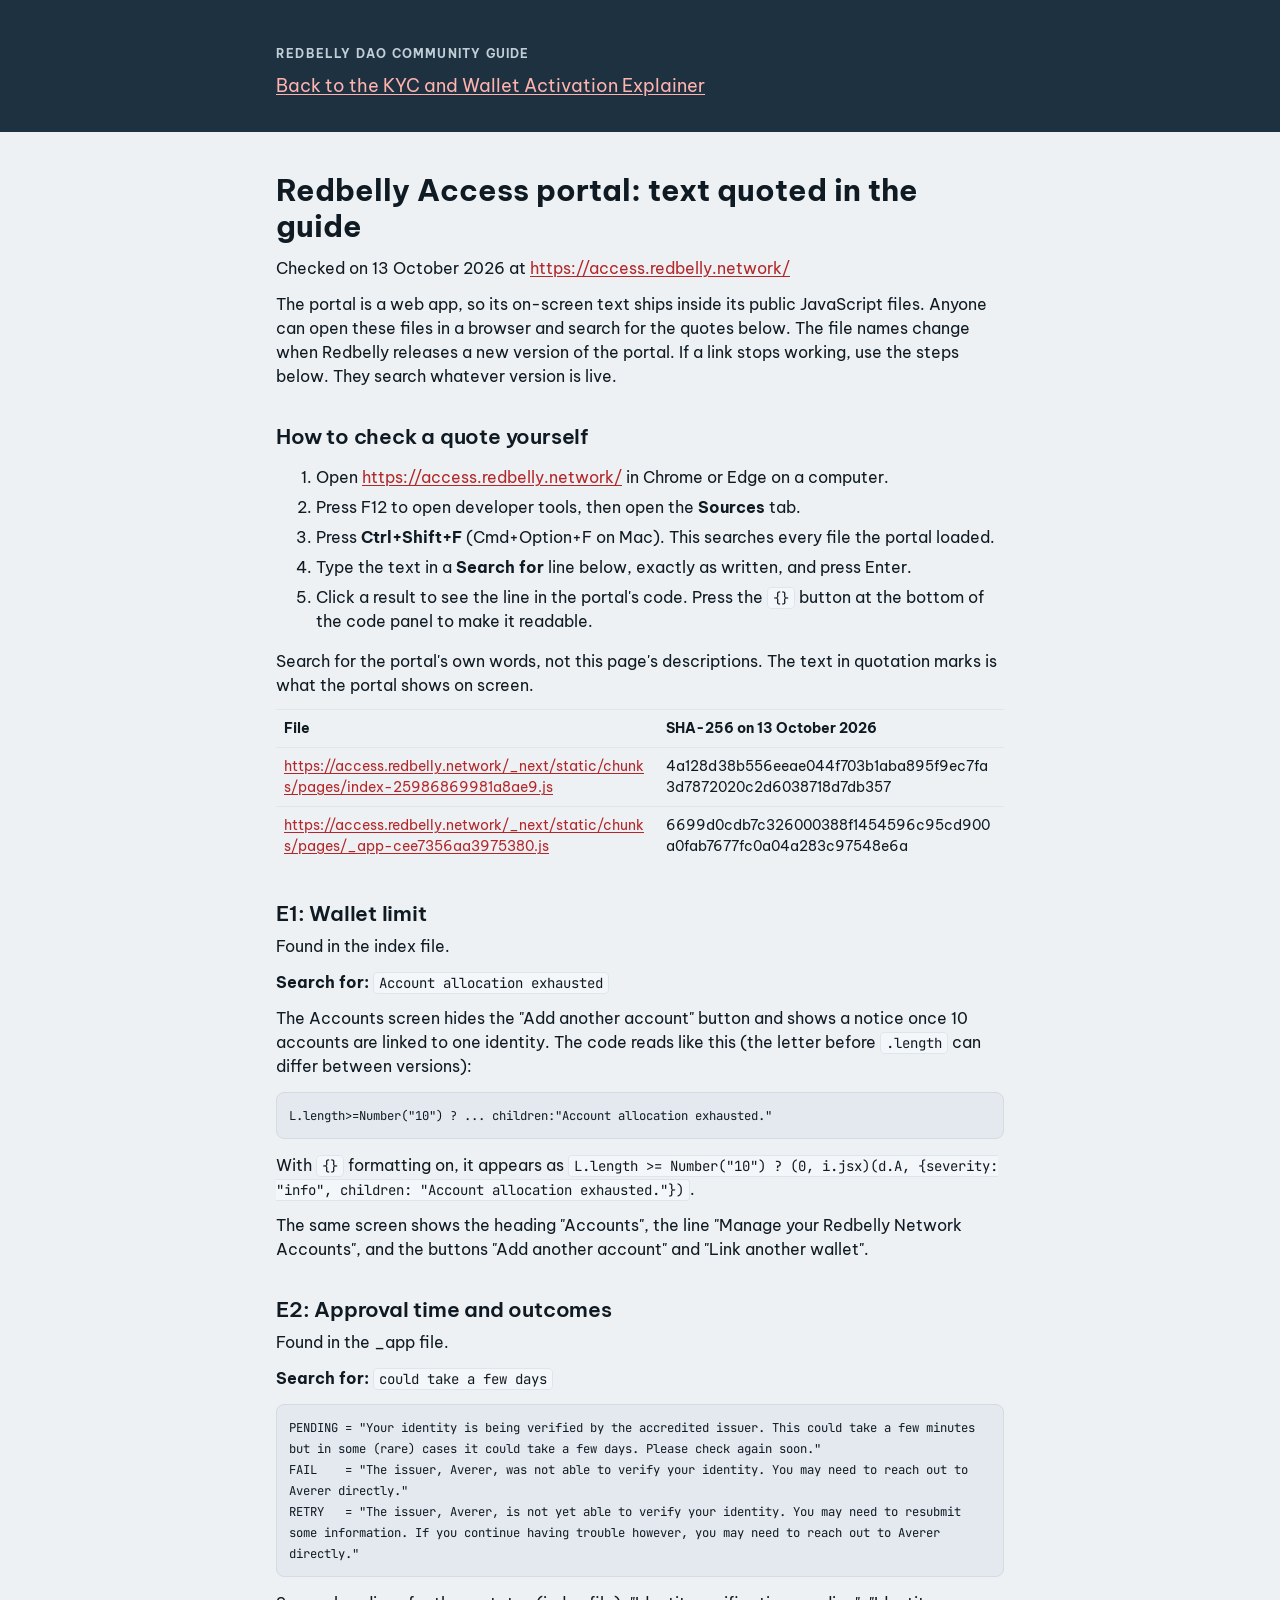
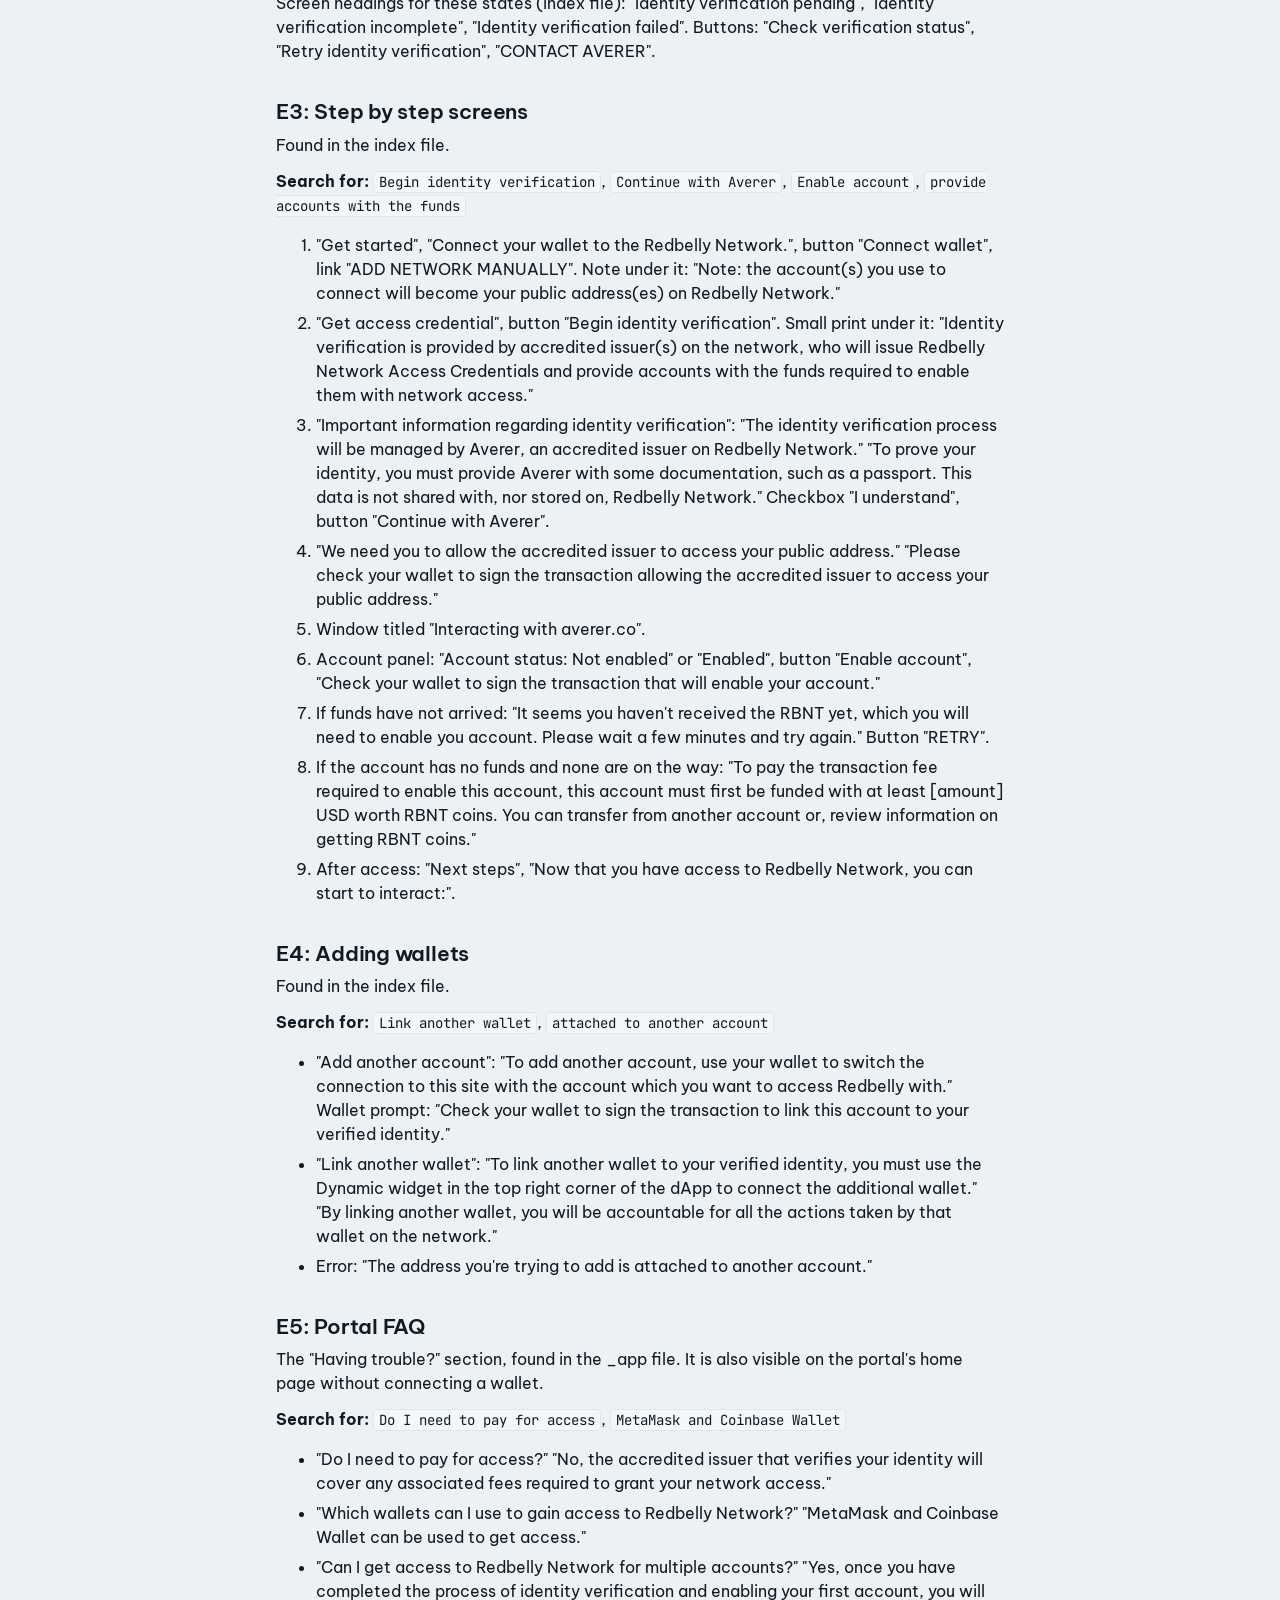
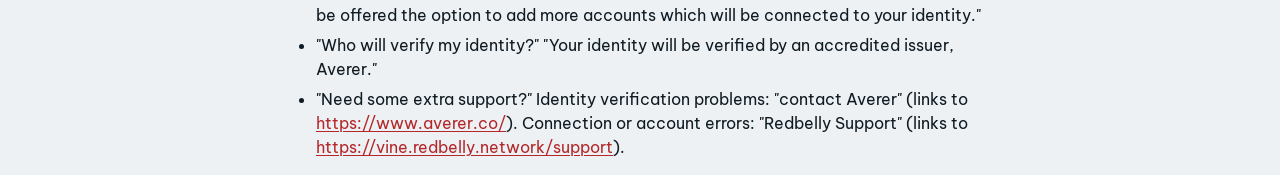
<file: docs/evidence.html>
<!doctype html>
<html lang="en">
<head>
<meta charset="utf-8">
<meta name="viewport" content="width=device-width, initial-scale=1">
<title>Evidence: Redbelly Access portal text</title>
<link rel="icon" href="img/dao-logo-on-light.png">
<link rel="stylesheet" href="style.css">
<style>
  .evidence-body h1 { font-size: 30px; line-height: 1.2; margin: 40px 0 12px; }
  .evidence-body h2 { font-size: 21px; margin: 36px 0 8px; scroll-margin-top: 16px; }
  .evidence-body h2:target { color: var(--accent-text); }
  .evidence-body table { width: 100%; border-collapse: collapse; font-size: 14px; margin: 12px 0; }
  .evidence-body th, .evidence-body td { text-align: left; padding: 8px; border-top: 1px solid var(--hairline); vertical-align: top; overflow-wrap: anywhere; }
  .evidence-body pre { background: var(--well); border: 1px solid var(--card-edge); border-radius: 8px; padding: 12px; overflow-x: auto; white-space: pre-wrap; overflow-wrap: break-word; }
  .evidence-body pre code { background: none; border: 0; padding: 0; }
  .evidence-body li { margin-bottom: 6px; }
  html { scroll-behavior: smooth; }
</style>
</head>
<body>
<header class="hero">
  <div class="wrap">
    <span class="label-caps">Redbelly DAO community guide</span>
    <p style="margin:8px 0 0"><a href="index.html#evidence">Back to the KYC and Wallet Activation Explainer</a></p>
  </div>
</header>
<main class="wrap evidence-body">
<h1 id="redbelly-access-portal-text-quoted-in-the-guide">Redbelly Access
portal: text quoted in the guide</h1>
<p>Checked on 13 October 2026 at <a
href="https://access.redbelly.network/">https://access.redbelly.network/</a></p>
<p>The portal is a web app, so its on-screen text ships inside its
public JavaScript files. Anyone can open these files in a browser and
search for the quotes below. The file names change when Redbelly
releases a new version of the portal. If a link stops working, use the
steps below. They search whatever version is live.</p>
<h2 id="how-to-check-a-quote-yourself">How to check a quote
yourself</h2>
<ol type="1">
<li>Open <a
href="https://access.redbelly.network/">https://access.redbelly.network/</a>
in Chrome or Edge on a computer.</li>
<li>Press F12 to open developer tools, then open the
<strong>Sources</strong> tab.</li>
<li>Press <strong>Ctrl+Shift+F</strong> (Cmd+Option+F on Mac). This
searches every file the portal loaded.</li>
<li>Type the text in a <strong>Search for</strong> line below, exactly
as written, and press Enter.</li>
<li>Click a result to see the line in the portal's code. Press the
<code>{}</code> button at the bottom of the code panel to make it
readable.</li>
</ol>
<p>Search for the portal's own words, not this page's descriptions. The
text in quotation marks is what the portal shows on screen.</p>
<table>
<thead>
<tr class="header">
<th>File</th>
<th>SHA-256 on 13 October 2026</th>
</tr>
</thead>
<tbody>
<tr class="odd">
<td><a
href="https://access.redbelly.network/_next/static/chunks/pages/index-25986869981a8ae9.js">https://access.redbelly.network/_next/static/chunks/pages/index-25986869981a8ae9.js</a></td>
<td>4a128d38b556eeae044f703b1aba895f9ec7fa3d7872020c2d6038718d7db357</td>
</tr>
<tr class="even">
<td><a
href="https://access.redbelly.network/_next/static/chunks/pages/_app-cee7356aa3975380.js">https://access.redbelly.network/_next/static/chunks/pages/_app-cee7356aa3975380.js</a></td>
<td>6699d0cdb7c326000388f1454596c95cd900a0fab7677fc0a04a283c97548e6a</td>
</tr>
</tbody>
</table>
<h2 id="e1-wallet-limit">E1: Wallet limit</h2>
<p>Found in the index file.</p>
<p><strong>Search for:</strong>
<code>Account allocation exhausted</code></p>
<p>The Accounts screen hides the "Add another account" button and shows
a notice once 10 accounts are linked to one identity. The code reads
like this (the letter before <code>.length</code> can differ between
versions):</p>
<pre><code>L.length&gt;=Number(&quot;10&quot;) ? ... children:&quot;Account allocation exhausted.&quot;</code></pre>
<p>With <code>{}</code> formatting on, it appears as
<code>L.length &gt;= Number("10") ? (0, i.jsx)(d.A, {severity: "info", children: "Account allocation exhausted."})</code>.</p>
<p>The same screen shows the heading "Accounts", the line "Manage your
Redbelly Network Accounts", and the buttons "Add another account" and
"Link another wallet".</p>
<h2 id="e2-approval-time-and-outcomes">E2: Approval time and
outcomes</h2>
<p>Found in the _app file.</p>
<p><strong>Search for:</strong> <code>could take a few days</code></p>
<pre><code>PENDING = &quot;Your identity is being verified by the accredited issuer. This could take a few minutes but in some (rare) cases it could take a few days. Please check again soon.&quot;
FAIL    = &quot;The issuer, Averer, was not able to verify your identity. You may need to reach out to Averer directly.&quot;
RETRY   = &quot;The issuer, Averer, is not yet able to verify your identity. You may need to resubmit some information. If you continue having trouble however, you may need to reach out to Averer directly.&quot;</code></pre>
<p>Screen headings for these states (index file): "Identity verification
pending", "Identity verification incomplete", "Identity verification
failed". Buttons: "Check verification status", "Retry identity
verification", "CONTACT AVERER".</p>
<h2 id="e3-step-by-step-screens">E3: Step by step screens</h2>
<p>Found in the index file.</p>
<p><strong>Search for:</strong>
<code>Begin identity verification</code>,
<code>Continue with Averer</code>, <code>Enable account</code>,
<code>provide accounts with the funds</code></p>
<ol type="1">
<li>"Get started", "Connect your wallet to the Redbelly Network.",
button "Connect wallet", link "ADD NETWORK MANUALLY". Note under it:
"Note: the account(s) you use to connect will become your public
address(es) on Redbelly Network."</li>
<li>"Get access credential", button "Begin identity verification". Small
print under it: "Identity verification is provided by accredited
issuer(s) on the network, who will issue Redbelly Network Access
Credentials and provide accounts with the funds required to enable them
with network access."</li>
<li>"Important information regarding identity verification": "The
identity verification process will be managed by Averer, an accredited
issuer on Redbelly Network." "To prove your identity, you must provide
Averer with some documentation, such as a passport. This data is not
shared with, nor stored on, Redbelly Network." Checkbox "I understand",
button "Continue with Averer".</li>
<li>"We need you to allow the accredited issuer to access your public
address." "Please check your wallet to sign the transaction allowing the
accredited issuer to access your public address."</li>
<li>Window titled "Interacting with averer.co".</li>
<li>Account panel: "Account status: Not enabled" or "Enabled", button
"Enable account", "Check your wallet to sign the transaction that will
enable your account."</li>
<li>If funds have not arrived: "It seems you haven't received the RBNT
yet, which you will need to enable you account. Please wait a few
minutes and try again." Button "RETRY".</li>
<li>If the account has no funds and none are on the way: "To pay the
transaction fee required to enable this account, this account must first
be funded with at least [amount] USD worth RBNT coins. You can transfer
from another account or, review information on getting RBNT coins."</li>
<li>After access: "Next steps", "Now that you have access to Redbelly
Network, you can start to interact:".</li>
</ol>
<h2 id="e4-adding-wallets">E4: Adding wallets</h2>
<p>Found in the index file.</p>
<p><strong>Search for:</strong> <code>Link another wallet</code>,
<code>attached to another account</code></p>
<ul>
<li>"Add another account": "To add another account, use your wallet to
switch the connection to this site with the account which you want to
access Redbelly with." Wallet prompt: "Check your wallet to sign the
transaction to link this account to your verified identity."</li>
<li>"Link another wallet": "To link another wallet to your verified
identity, you must use the Dynamic widget in the top right corner of the
dApp to connect the additional wallet." "By linking another wallet, you
will be accountable for all the actions taken by that wallet on the
network."</li>
<li>Error: "The address you're trying to add is attached to another
account."</li>
</ul>
<h2 id="e5-portal-faq">E5: Portal FAQ</h2>
<p>The "Having trouble?" section, found in the _app file. It is also
visible on the portal's home page without connecting a wallet.</p>
<p><strong>Search for:</strong>
<code>Do I need to pay for access</code>,
<code>MetaMask and Coinbase Wallet</code></p>
<ul>
<li>"Do I need to pay for access?" "No, the accredited issuer that
verifies your identity will cover any associated fees required to grant
your network access."</li>
<li>"Which wallets can I use to gain access to Redbelly Network?"
"MetaMask and Coinbase Wallet can be used to get access."</li>
<li>"Can I get access to Redbelly Network for multiple accounts?" "Yes,
once you have completed the process of identity verification and
enabling your first account, you will be offered the option to add more
accounts which will be connected to your identity."</li>
<li>"Who will verify my identity?" "Your identity will be verified by an
accredited issuer, Averer."</li>
<li>"Need some extra support?" Identity verification problems: "contact
Averer" (links to <a
href="https://www.averer.co/">https://www.averer.co/</a>). Connection or
account errors: "Redbelly Support" (links to <a
href="https://vine.redbelly.network/support">https://vine.redbelly.network/support</a>).</li>
</ul>
</main>
</body>
</html>
</file>
<file: docs/style.css>
@font-face { font-family: "Be Vietnam Pro"; src: url("fonts/BeVietnamPro-Regular.ttf") format("truetype"); font-weight: 400; font-display: swap; }
@font-face { font-family: "Be Vietnam Pro"; src: url("fonts/BeVietnamPro-Medium.ttf") format("truetype"); font-weight: 500; font-display: swap; }
@font-face { font-family: "Be Vietnam Pro"; src: url("fonts/BeVietnamPro-SemiBold.ttf") format("truetype"); font-weight: 600; font-display: swap; }
@font-face { font-family: "Be Vietnam Pro"; src: url("fonts/BeVietnamPro-Bold.ttf") format("truetype"); font-weight: 700; font-display: swap; }
@font-face { font-family: "JetBrains Mono"; src: url("fonts/JetBrainsMono.ttf") format("truetype"); font-weight: 100 800; font-display: swap; }

/* Task Board Brand Kit tokens. Dark is the default theme. */
:root {
  --brand: #EF5350;
  --bg: #0c1317;
  --bg-deep: #0a1014;
  --well: #070c0f;
  --card: #141f26;
  --card-edge: #263641;
  --steel: #1d3140;
  --container: #17222a;
  --hairline: #223039;
  --border: #34444f;
  --text: #f1f5f8;
  --text-2: #c2ced6;
  --muted: #8fa1ad;
  --accent-text: #ffb3ae;
  --ok: #86EFAC;
  --warn: #FCD34D;
  --logo-dark: inline;
  --logo-light: none;
  color-scheme: dark;
}
@media (prefers-color-scheme: light) {
  :root:not([data-theme="dark"]) {
    --bg: #EDF1F4; --bg-deep: #EDF1F4; --well: #E3E9EE; --card: #FFFFFF; --card-edge: #D3DCE3;
    --container: #F4F7F9; --hairline: #DDE6ED; --border: #C9D4DC;
    --text: #0F1A22; --text-2: #2B3A45; --muted: #4E606C; --accent-text: #B3272A;
    --ok: #15803D; --warn: #B45309;
    --logo-dark: none; --logo-light: inline;
    color-scheme: light;
  }
}
:root[data-theme="light"] {
  --bg: #EDF1F4; --bg-deep: #EDF1F4; --well: #E3E9EE; --card: #FFFFFF; --card-edge: #D3DCE3;
  --container: #F4F7F9; --hairline: #DDE6ED; --border: #C9D4DC;
  --text: #0F1A22; --text-2: #2B3A45; --muted: #4E606C; --accent-text: #B3272A;
  --ok: #15803D; --warn: #B45309;
  --logo-dark: none; --logo-light: inline;
  color-scheme: light;
}

* { box-sizing: border-box; }
html { -webkit-text-size-adjust: 100%; scroll-behavior: smooth; }
@media (prefers-reduced-motion: reduce) { html { scroll-behavior: auto; } }
section[id], h3[id], li[id] { scroll-margin-top: 16px; }
body {
  margin: 0;
  background: var(--bg);
  color: var(--text);
  font-family: "Be Vietnam Pro", system-ui, sans-serif;
  font-size: 16px;
  line-height: 1.5;
}
a { color: var(--accent-text); text-underline-offset: 2px; overflow-wrap: anywhere; }
code, .mono, pre { font-family: "JetBrains Mono", ui-monospace, monospace; font-size: 0.875em; font-variant-ligatures: none; font-feature-settings: "calt" 0, "liga" 0; }
code { background: var(--container); border: 1px solid var(--hairline); border-radius: 4px; padding: 1px 5px; overflow-wrap: anywhere; }

.wrap { max-width: 760px; margin: 0 auto; padding: 0 16px; }
.wrap.wide { max-width: 1112px; }

/* Page layout: contents list on top on small screens, sticky sidebar on wide screens */
.page { max-width: 1112px; margin: 0 auto; padding: 0 16px; }
.content { max-width: 760px; min-width: 0; }

/* Hero band stays dark steel in both themes */
.hero { background: #1d3140; color: #f1f5f8; padding: 40px 0 32px; }
.hero a { color: #ffb3ae; }
.hero-top { display: flex; align-items: center; justify-content: space-between; gap: 16px; margin-bottom: 28px; }
.hero-top img { height: 56px; width: auto; }
.label-caps { font-size: 12px; font-weight: 700; letter-spacing: 0.1em; text-transform: uppercase; }
.hero .label-caps { color: #c2ced6; }
.hero h1 { font-size: 40px; line-height: 1.15; font-weight: 700; letter-spacing: -0.02em; margin: 8px 0 12px; }
.hero p { font-size: 18px; line-height: 1.55; color: #c2ced6; margin: 0 0 16px; max-width: 64ch; }
.verified { font-family: "JetBrains Mono", ui-monospace, monospace; font-size: 13px; letter-spacing: 0.05em; color: #c2ced6; }

nav.toc { border-bottom: 1px solid var(--hairline); padding: 16px 0 12px; }
.toc-title { display: block; color: var(--muted); margin-bottom: 6px; }
nav.toc ul { list-style: none; margin: 0; padding: 0; display: flex; flex-wrap: wrap; gap: 8px 20px; }
nav.toc a { color: var(--text-2); text-decoration: none; font-weight: 500; font-size: 15px; }
nav.toc a:hover, nav.toc a.active { color: var(--accent-text); }

@media (min-width: 1080px) {
  .page { display: grid; grid-template-columns: 232px minmax(0, 760px); gap: 64px; }
  nav.toc { border-bottom: 0; padding: 48px 0 0; }
  nav.toc > div { position: sticky; top: 24px; border-left: 1px solid var(--hairline); padding-left: 16px; }
  nav.toc ul { flex-direction: column; gap: 10px; }
  nav.toc a { display: block; font-size: 14px; }
  nav.toc a.active { font-weight: 600; }
}

/* Back to top, matching the behaviour of redbellydao.network */
.to-top {
  position: fixed; right: 24px; bottom: 24px; z-index: 40;
  width: 40px; height: 40px; border: 0; border-radius: 9999px;
  background: #3F4C6B; color: #fff; cursor: pointer;
  display: flex; align-items: center; justify-content: center;
  box-shadow: 0 10px 15px -3px rgba(0, 0, 0, 0.1), 0 4px 6px -4px rgba(0, 0, 0, 0.1);
  opacity: 0; transform: scale(0); pointer-events: none;
  transition: opacity 0.5s ease-in-out, transform 0.5s ease-in-out, background-color 0.2s;
  will-change: transform, opacity;
}
.to-top.show { opacity: 1; transform: scale(1); pointer-events: auto; }
.to-top:hover { background: #2d3a58; }
.to-top:focus-visible { outline: 2px solid var(--accent-text); outline-offset: 2px; }
@media (prefers-reduced-motion: reduce) { .to-top { transition: none; } }

main section { padding: 48px 0 8px; }
h2 { font-size: 30px; line-height: 1.2; font-weight: 600; letter-spacing: -0.01em; margin: 6px 0 12px; }
h3 { font-size: 21px; line-height: 1.3; font-weight: 600; margin: 32px 0 6px; }
h4 { font-size: 17px; font-weight: 600; margin: 20px 0 6px; }
.part-tag { color: var(--accent-text); }
.lead { color: var(--text-2); margin-top: 0; }
p { margin: 0 0 12px; }
.answer { font-size: 18px; font-weight: 600; line-height: 1.45; margin: 0 0 8px; }
sup.src { font-family: "JetBrains Mono", ui-monospace, monospace; font-size: 11px; font-weight: 500; letter-spacing: 0.02em; white-space: nowrap; }
sup.src a { text-decoration: none; }

.card { background: var(--card); border: 1px solid var(--card-edge); border-radius: 8px; padding: 20px; margin: 16px 0; }
.card > :last-child { margin-bottom: 0; }
.card-head { border-bottom: 1px solid var(--hairline); padding-bottom: 10px; margin-bottom: 12px; }

/* Part A decision table */
.decision { width: 100%; max-width: 100%; border-collapse: collapse; background: var(--card); border: 1px solid var(--card-edge); border-radius: 8px; overflow: hidden; }
.decision th, .decision td { text-align: left; vertical-align: top; padding: 12px 14px; border-top: 1px solid var(--hairline); }
.decision thead th { border-top: 0; background: var(--container); color: var(--muted); font-size: 12px; font-weight: 700; letter-spacing: 0.1em; text-transform: uppercase; }
.decision td.what { font-weight: 600; width: 44%; }
.decision td.what .where { display: block; font-weight: 400; font-size: 14px; color: var(--muted); margin-top: 2px; }
.decision td.why { color: var(--text-2); font-size: 15px; }
.decision tr.group td { background: var(--well); color: var(--muted); font-size: 12px; font-weight: 700; letter-spacing: 0.1em; text-transform: uppercase; padding: 8px 14px; }

.status { display: inline-flex; align-items: center; gap: 8px; font-family: "JetBrains Mono", ui-monospace, monospace; font-size: 13px; font-weight: 600; letter-spacing: 0.05em; white-space: nowrap; }
.status::before { content: ""; width: 9px; height: 9px; border-radius: 9999px; flex: none; }
.status.needed::before { background: var(--brand); }
.status.not-needed::before { background: var(--ok); }
.status.unconfirmed::before { background: var(--warn); }

.legend { display: flex; flex-wrap: wrap; gap: 8px 24px; margin: 12px 0 0; color: var(--muted); font-size: 14px; }

/* Two places, kept visually apart */
.split { display: grid; grid-template-columns: 1fr 1fr; gap: 16px; margin: 16px 0; }
.split .card { margin: 0; }
.who { font-family: "JetBrains Mono", ui-monospace, monospace; font-size: 12px; font-weight: 600; letter-spacing: 0.08em; text-transform: uppercase; color: var(--muted); }
.split h4 { margin-top: 4px; }
.countries { columns: 2; column-gap: 20px; padding-left: 18px; margin: 8px 0 12px; font-size: 15px; }

ol.steps { counter-reset: step; list-style: none; padding: 0; margin: 12px 0; }
ol.steps > li { counter-increment: step; position: relative; padding: 0 0 18px 48px; }
ol.steps > li::before { content: counter(step); position: absolute; left: 0; top: 0; width: 32px; height: 32px; border-radius: 4px; background: var(--steel); color: #f1f5f8; font-family: "JetBrains Mono", ui-monospace, monospace; font-weight: 600; font-size: 14px; display: flex; align-items: center; justify-content: center; }
:root[data-theme="light"] ol.steps > li::before { background: #DDE6ED; color: #0F1A22; }
@media (prefers-color-scheme: light) { :root:not([data-theme="dark"]) ol.steps > li::before { background: #DDE6ED; color: #0F1A22; } }
ol.steps > li strong:first-child { display: block; margin-bottom: 2px; }
.ui { font-weight: 600; color: var(--text); background: var(--container); border: 1px solid var(--hairline); border-radius: 4px; padding: 0 6px; white-space: nowrap; }

ul.check { padding-left: 20px; margin: 8px 0 12px; }
ul.check li { margin-bottom: 6px; }

.note { border-left: 3px solid var(--warn); padding: 4px 0 4px 14px; margin: 12px 0; color: var(--text-2); }
.note.red { border-left-color: var(--brand); }

table.plain { width: 100%; border-collapse: collapse; font-size: 15px; margin: 8px 0 12px; }
table.plain th, table.plain td { text-align: left; padding: 8px 10px; border-top: 1px solid var(--hairline); vertical-align: top; }
table.plain th { color: var(--muted); font-weight: 600; }

.sources { padding-left: 0; list-style: none; }
.sources li { padding: 10px 0; border-top: 1px solid var(--hairline); font-size: 15px; }
.sources .id { font-family: "JetBrains Mono", ui-monospace, monospace; font-weight: 600; color: var(--accent-text); display: inline-block; min-width: 40px; }
.sources .url { display: block; font-family: "JetBrains Mono", ui-monospace, monospace; font-size: 12.5px; overflow-wrap: anywhere; margin-top: 2px; }
.sources .backs { display: block; color: var(--muted); font-size: 14px; margin-top: 2px; }

.pin { overflow-wrap: anywhere; background: var(--well); border: 1px solid var(--card-edge); border-radius: 8px; padding: 16px; white-space: pre-wrap; font-size: 15px; line-height: 1.55; }

footer { border-top: 1px solid var(--hairline); margin-top: 48px; padding: 24px 0 48px; color: var(--muted); font-size: 14px; }

.btn { display: inline-block; background: var(--brand); color: #fff; font-weight: 700; font-size: 14px; text-decoration: none; border-radius: 4px; padding: 9px 14px; }
.btn.ghost { background: transparent; color: #f1f5f8; border: 1px solid #8fa1ad; }
.actions { display: flex; flex-wrap: wrap; gap: 10px; margin-top: 8px; }

.logo-dark { display: var(--logo-dark); }
.logo-light { display: var(--logo-light); }

@media (max-width: 640px) {
  .hero h1 { font-size: 32px; }
  h2 { font-size: 26px; }
  .split { grid-template-columns: 1fr; }
  .decision thead { display: none; }
  .decision, .decision tbody, .decision tr, .decision td { display: block; width: 100%; }
  .decision tr { border-top: 1px solid var(--hairline); padding: 6px 0; }
  .decision td { border-top: 0; padding: 4px 14px; }
  .decision td.what { width: 100%; }
  .countries { columns: 1; }
  .ui { white-space: normal; }
  table.plain { font-size: 14px; }
  table.plain th, table.plain td { padding: 6px 6px; }
  code { overflow-wrap: anywhere; word-break: break-all; }
}

@media print {
  :root, :root:not([data-theme="dark"]), :root[data-theme="light"] {
    --bg: #FFFFFF; --bg-deep: #FFFFFF; --well: #F4F7F9; --card: #FFFFFF; --card-edge: #D3DCE3;
    --container: #F4F7F9; --hairline: #DDE6ED; --border: #C9D4DC;
    --text: #0F1A22; --text-2: #2B3A45; --muted: #4E606C; --accent-text: #B3272A;
    --ok: #15803D; --warn: #B45309; --logo-dark: none; --logo-light: inline;
  }
  ol.steps > li::before { background: #DDE6ED; color: #0F1A22; }
  body { font-size: 10.5pt; }
  nav.toc, .no-print, .actions, .to-top { display: none; }
  .page { display: block; padding: 0; max-width: none; }
  .content { max-width: none; }
  .hero h1 { font-size: 26pt; margin: 4px 0 8px; }
  .hero p { font-size: 11pt; margin-bottom: 8px; }
  .hero-top { margin-bottom: 12px; }
  .hero-top img { height: 44px; }
  .decision { break-inside: avoid; font-size: 9.5pt; }
  .decision th, .decision td { padding: 7px 10px; }
  .decision td.why { font-size: 9pt; }
  .decision td.what .where { font-size: 8.5pt; }
  .hero { padding: 18px 16px 16px; -webkit-print-color-adjust: exact; print-color-adjust: exact; }
  .hero-top img.logo-dark { display: inline; }
  .hero-top img.logo-light { display: none; }
  main section { padding-top: 22px; }
  .wrap { max-width: none; padding: 0; }
  .page-break { break-before: page; }
  .card, .decision tr, ol.steps > li, .sources li, .split { break-inside: avoid; }
  h2, h3, h4 { break-after: avoid; }
  a { color: #B3272A; }
  * { -webkit-print-color-adjust: exact; print-color-adjust: exact; }
}

#evidence { margin-top: 32px; }
</file>
